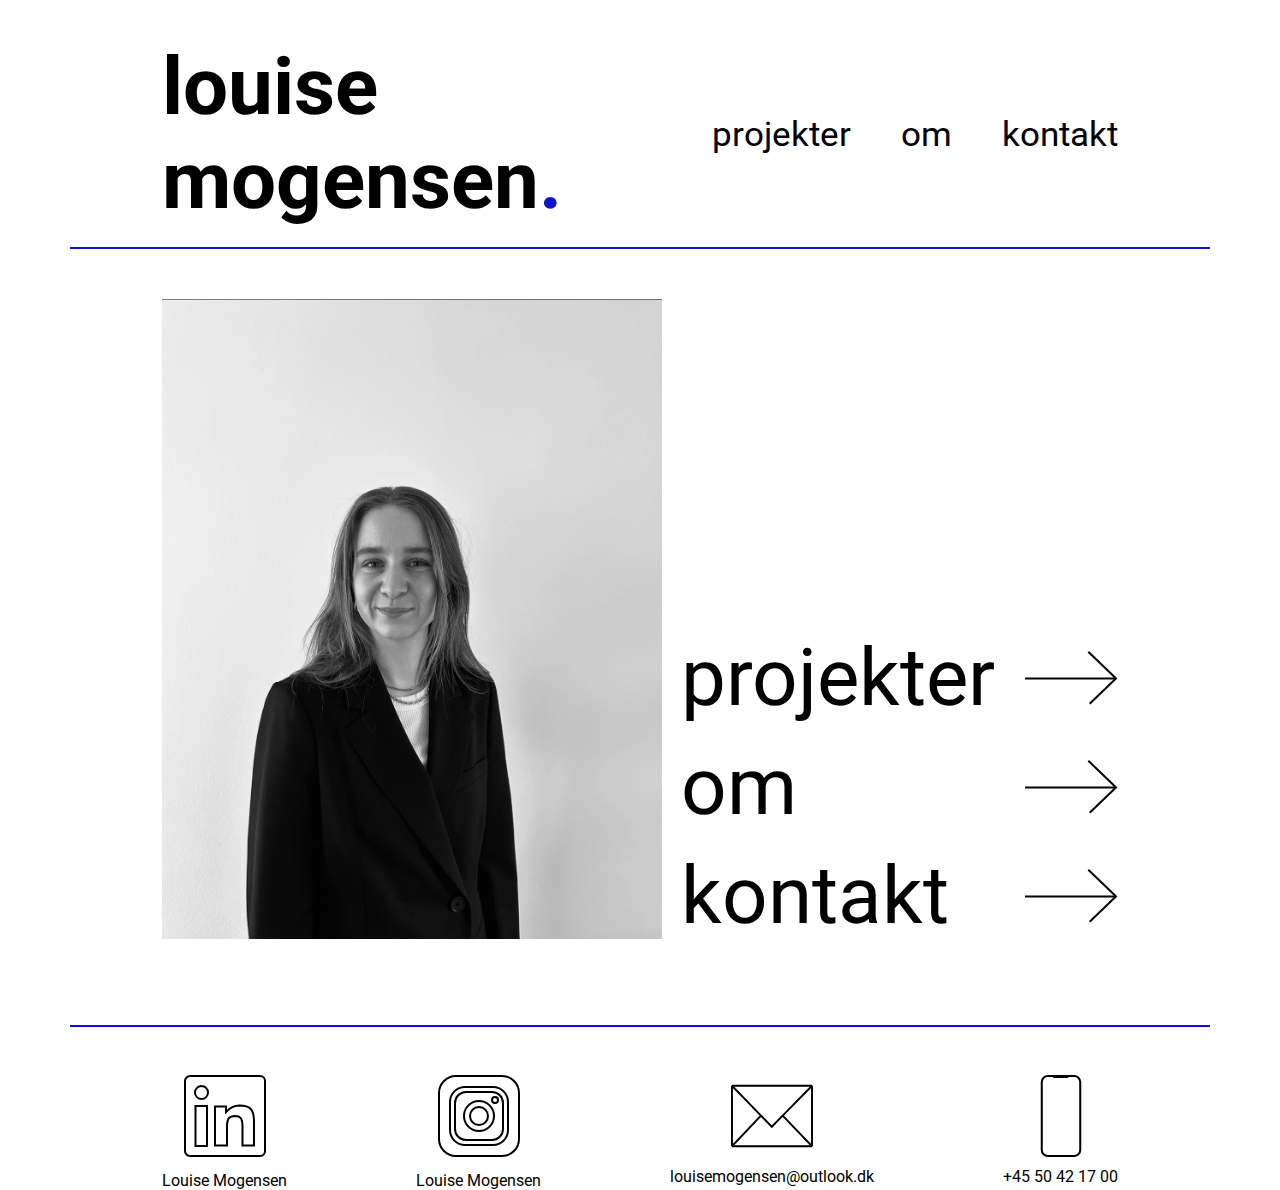
<file: index.html>
<!DOCTYPE html>
<html lang="en">
<head>
    <meta charset="UTF-8">
    <meta name="viewport" content="width=device-width, initial-scale=1.0">
    <title>Document</title>
    <link rel="stylesheet" href="css/styles.css"> <!-- Linkter til den samlede CSS -->
    <link rel="icon" href="images/ikon.webp" type="image/x-icon"/> <!-- Lille ikon i tab -->
    <script src="js/script.js" defer></script> <!-- Defer bruges til at sikre, at HTML-dokumentet er loaded inden JavaScript køres-->
</head>
<body>

    <header>

        <section class="menulinje">

            <article class="logo">
                <a href="index.html">
                    <h1>louise mogensen<span class="punktum">.</span></h1>
                </a>

            </article>

            <article class="navigationslinje">
                <a href="projekter.html">projekter</a>
                <a href="om.html">om</a>
                <a href="kontakt.html">kontakt</a>
            </article>

            <img class="burgermenu" src="images/burgermenu.svg" alt="Burgermenu" style="width: 30px;">
    
            <aside class="menuIndhold" id="navigationsmenu">
                <div id="lukBurgermenu"><img src="images/krydsIkon.svg" alt="Luk burgermenu" style="width: 30px;"></div>
                <nav>
                    <aside class="burgermenuIndhold">
                        <a href="index.html">forside</a>
                        <a href="index.html"><img src="images/pil.svg" alt="Pil til forside"></a>
                    </aside>

                    <aside class="burgermenuIndhold">
                        <a href="projekter.html">projekter</a>
                        <a href="projekter.html"><img src="images/pil.svg" alt="Pil til projekter"></a>
                    </aside>

                    <aside class="burgermenuIndhold">
                        <a href="om.html">om</a>
                        <a href="om.html"><img src="images/pil.svg" alt="Pil til om"></a>
                    </aside>

                    <aside class="burgermenuIndhold">
                        <a href="kontakt.html">kontakt</a>
                        <a href="kontakt.html"><img src="images/pil.svg" alt="Pil til kontakt"></a>
                    </aside>

                </nav>
            </aside>

        </section>

        <hr class="horisontal-linje"> <!-- Linjen, der opdeler header og main-indhold -->

    </header>

    <main>
        <article id="forsideIndhold">

            <a href="kontakt.html"><img id="forsidebillede" src="images/forsidebillede.webp" alt="Billede af mig, Louise Mogensen - multimediedesign-studerende"></a>

            <section id="forsideNavigation">
                <aside class="forsidelinkOgPil">
                    <a href="projekter.html">projekter</a>
                    <a href="projekter.html"><img src="images/pil.svg" alt="Pil til projektersiden"></a>
                </aside>

                <aside class="forsidelinkOgPil">
                    <a href="om.html">om</a>
                    <a href="om.html"><img src="images/pil.svg" alt="Pil til omsiden"></a>
                </aside>

                <aside class="forsidelinkOgPil">
                    <a href="kontakt.html">kontakt</a>
                    <a href="kontakt.html"><img src="images/pil.svg" alt="Pil til kontaktsiden"></a>
                </aside>
                
            </section>

        </article>
        
    </main>

    <footer>

        <hr class="horisontal-linje-footer">

        <section class="footer">

            <aside class="footerIkonOgTekst">
                <a href="https://www.linkedin.com/in/louise-mogensen-a4139324a/"><img src="images/linkedinIkon.svg" alt="LinkedIn-ikon - direkte til Louise Mogensen"></a>
                <a href="https://www.linkedin.com/in/louise-mogensen-a4139324a/">Louise Mogensen</a>
            </aside>
    
            <aside class="footerIkonOgTekst">
                <a href="https://www.instagram.com/louisemogensenn/"><img src="images/instagramIkon.svg" alt="instagram-ikon - direkte til Louise Mogensen"></a>
                    <a href="https://www.instagram.com/louisemogensenn/">Louise Mogensen</a>
            </aside>
    
            <aside class="footerIkonOgTekst">
                <img src="images/mailIkon.svg" alt="Mail-ikon - kontakt mig på louisemogensen@outlook.dk">
                <p class="mailFooterTekst">louisemogensen@outlook.dk</p>
            </aside>
    
            <aside class="footerIkonOgTekst">
                <img src="images/telefonIkon.svg" alt="telefon-ikon - kontakt mig på +45 50 42 17 00">
                <p>+45 50 42 17 00</p>
            </aside>

        </section>
        

    </footer>
    
</body>
</html>
</file>
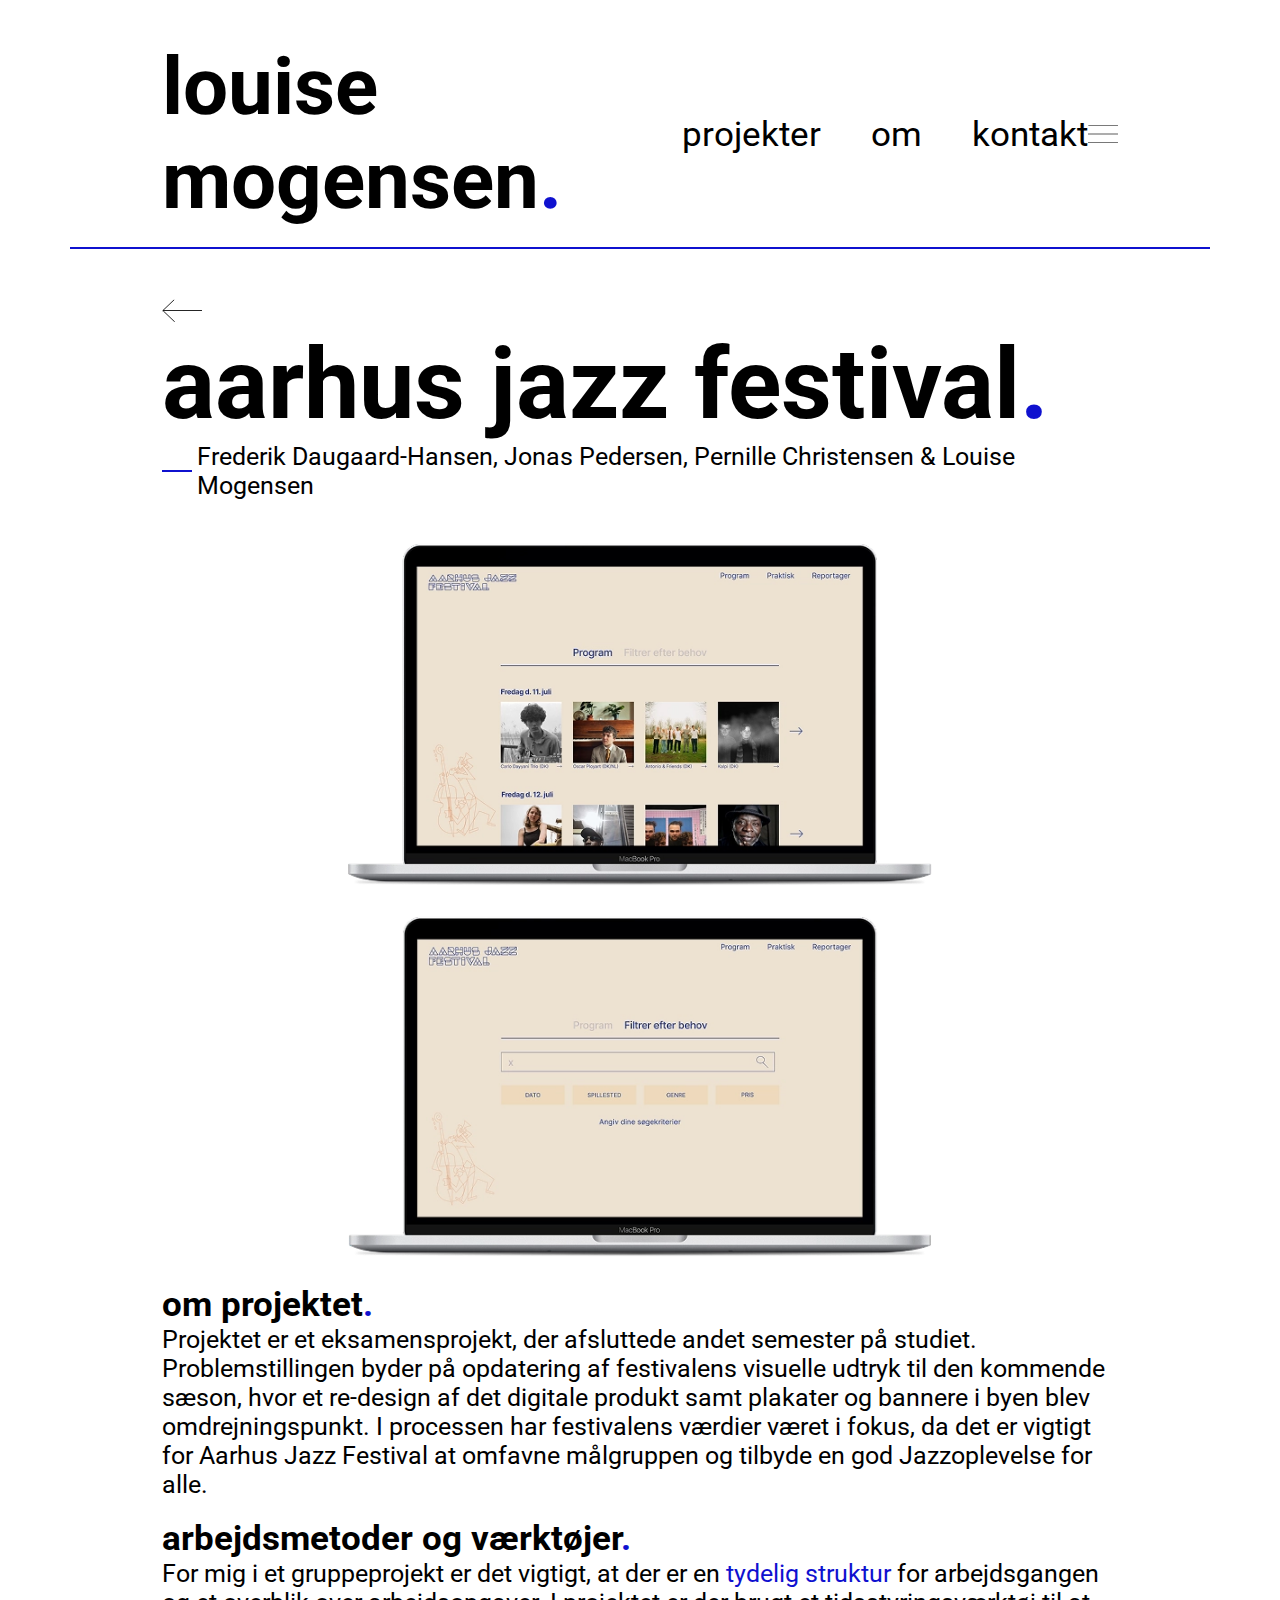
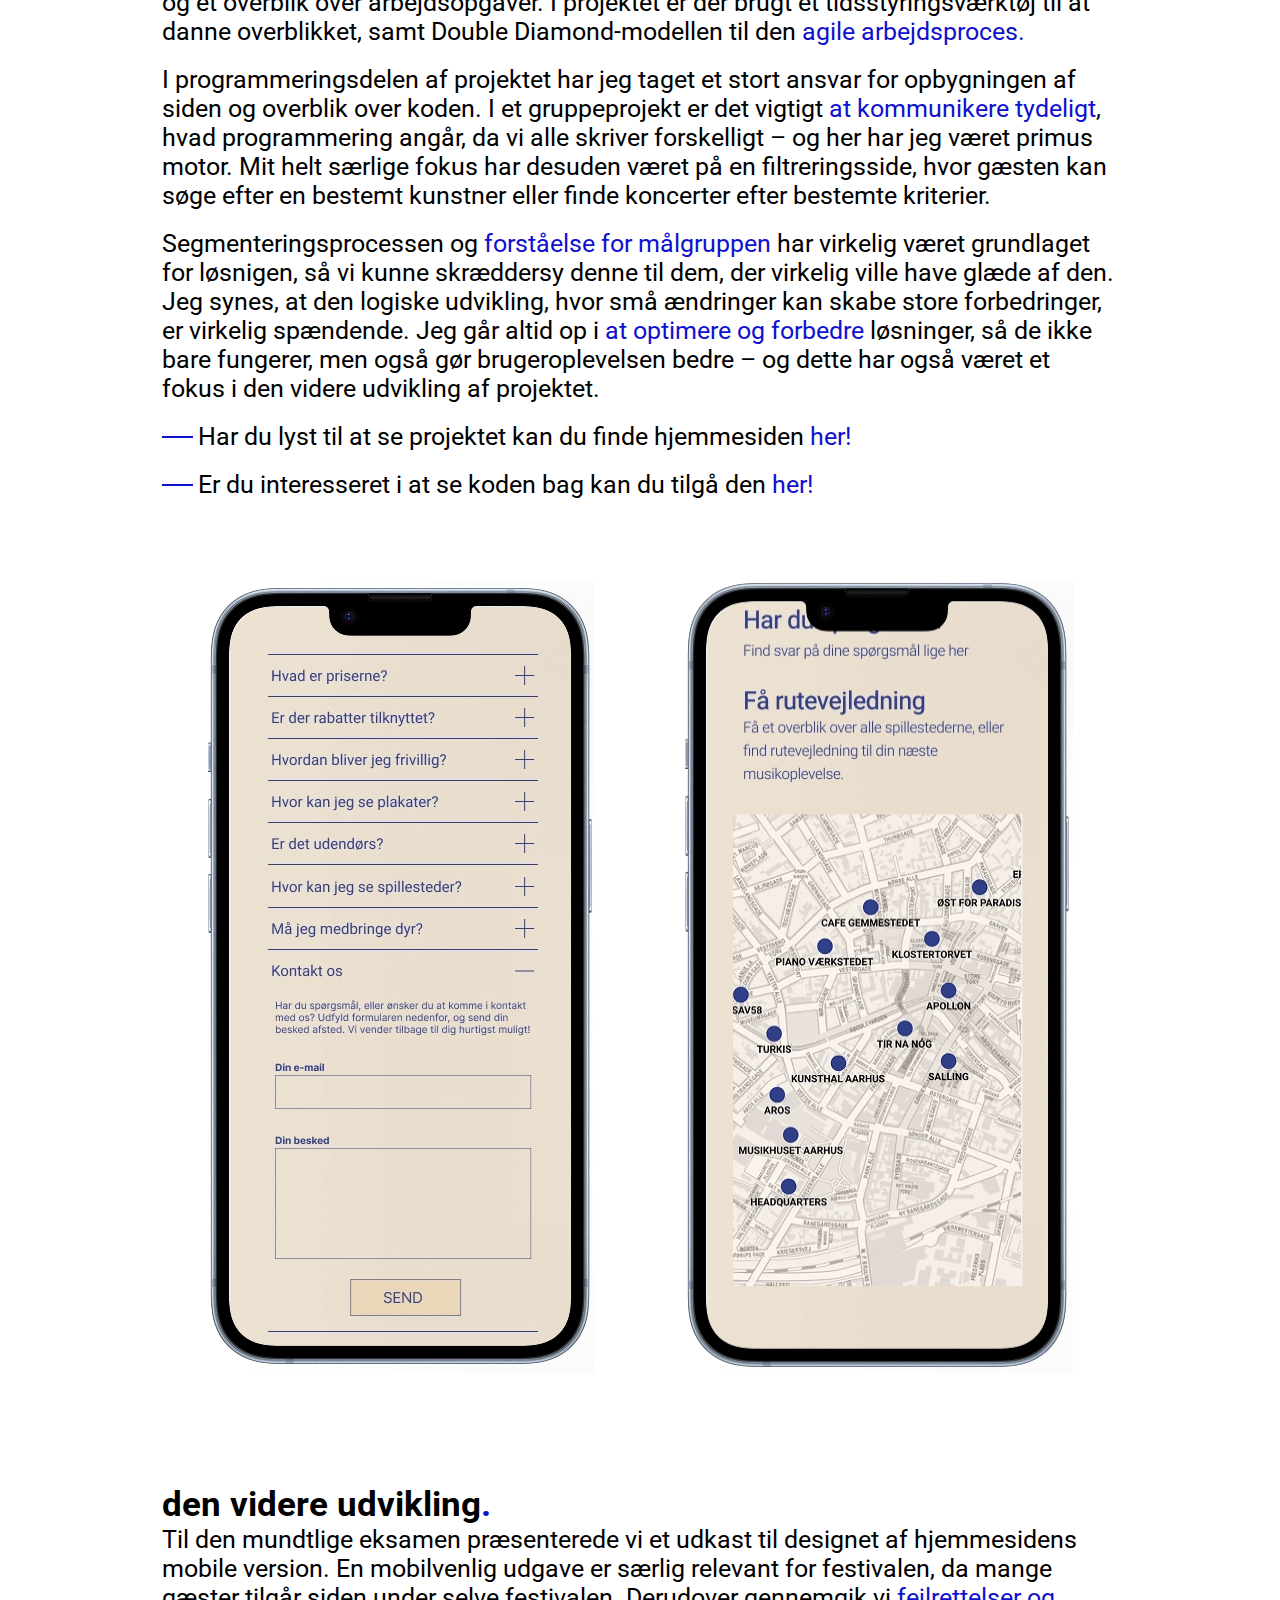
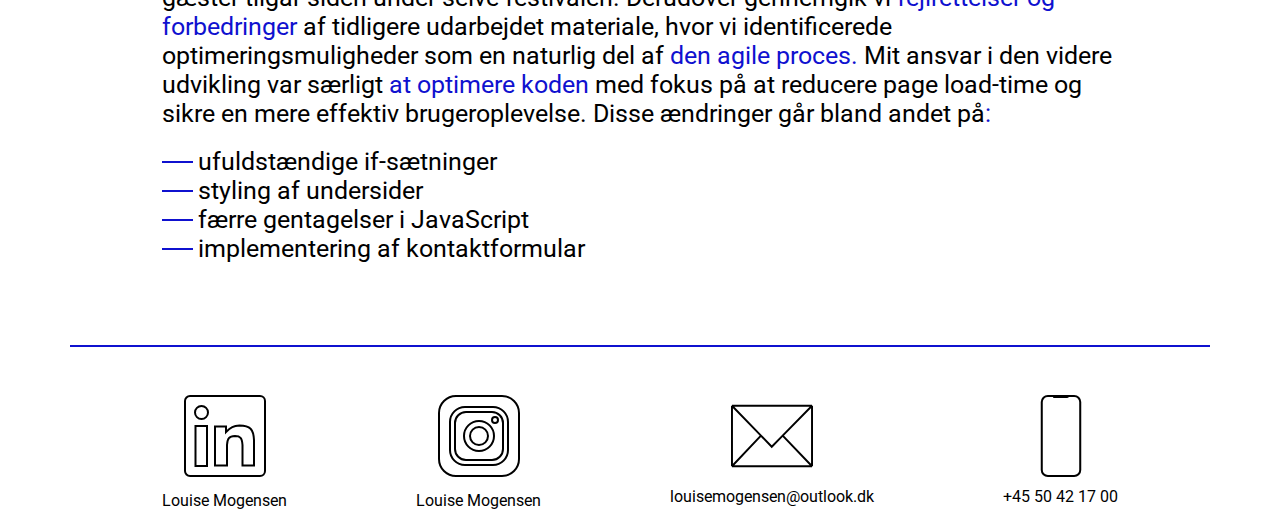
<file: aajf.html>
<!DOCTYPE html>
<html lang="en">
<head>
    <meta charset="UTF-8">
    <meta name="viewport" content="width=device-width, initial-scale=1.0">
    <title>Document</title>
    <link rel="stylesheet" href="css/styles.css"> <!-- Linkter til den samlede CSS -->
    <link rel="icon" href="images/ikon.webp" type="image/x-icon"/> <!-- Lille ikon i tab -->
    <script src="script.js" defer></script> <!-- Defer bruges til at sikre, at HTML-dokumentet er loaded inden JavaScript køres-->
</head>
<body>

    <header>
        
        <section class="menulinje">

            <article class="logo">
                <a href="index.html">
                    <h1>louise mogensen<span class="punktum">.</span></h1>
                </a>

            </article>

            <article class="navigationslinje">
                <a href="projekter.html">projekter</a>
                <a href="om.html">om</a>
                <a href="kontakt.html">kontakt</a>
            </article>

            <img id="burgermenu" src="images/burgermenu.svg" alt="Burgermenu" style="width: 30px;">
    
    <aside class="menuIndhold" id="navigationsmenu">
        <div id="lukBurgermenu"><img src="images/krydsIkon.svg" alt="Luk burgermenu" style="width: 30px;"></div>
        <nav>
            <aside class="burgermenuIndhold">
                <a href="index.html">forside</a>
                <a href="index.html"><img src="images/pil.svg" alt="Pil til forside"></a>
            </aside>

            <aside class="burgermenuIndhold">
                <a href="projekter.html">projekter</a>
                <a href="projekter.html"><img src="images/pil.svg" alt="Pil til projekter"></a>
            </aside>

            <aside class="burgermenuIndhold">
                <a href="om.html">om</a>
                <a href="om.html"><img src="images/pil.svg" alt="Pil til om"></a>
            </aside>

            <aside class="burgermenuIndhold">
                <a href="kontakt.html">kontakt</a>
                <a href="kontakt.html"><img src="images/pil.svg" alt="Pil til kontakt"></a>
            </aside>

        </nav>
    </aside>

        </section>

        <hr class="horisontal-linje"> <!-- Linjen, der opdeler header og main-indhold -->

    </header>

    <main>
        
        <a href="projekter.html"><img class="pilTilbage" src="images/pil.svg" alt="Pil tilbage til projekter" style="rotate: 180deg; width: 40px;"></a>

        <h1 class="overskriftPaaSide">aarhus jazz festival<span class="punktum">.</span></h1>

        <aside class="listeelement">
            <hr class="bindestreg">
            <p>Frederik Daugaard-Hansen, Jonas Pedersen, Pernille Christensen & Louise Mogensen</p>
        </aside>

        <section class="projektbilleder">
            <img src="images/aarhusJazzFestivalBilledeEt.webp" alt="Billede af projektet, Aarhus Jazz Festival">
            <img src="images/aarhusJazzFestivalBilledeTo.webp" alt="Billede af projektet, Aarhus Jazz Festival">
        </section>

        <article class="overskriftOgTekstProjekt">
            <h3>om projektet<span class="punktum">.</span></h3>
            <p>Projektet er et eksamensprojekt, der afsluttede andet semester på studiet. Problemstillingen byder på opdatering af festivalens visuelle udtryk til den kommende sæson, hvor et re-design af det digitale produkt samt plakater og bannere i byen blev omdrejningspunkt. I processen har festivalens værdier været i fokus, da det er vigtigt for Aarhus Jazz Festival at omfavne målgruppen og tilbyde en god Jazzoplevelse for alle. </p>
        </article>

        <br>

        <article class="overskriftOgTekstProjekt">
            <h3>arbejdsmetoder og værktøjer<span class="punktum">.</span></h3>
            <p>For mig i et gruppeprojekt er det vigtigt, at der er en <span class="punktum">tydelig struktur</span> for arbejdsgangen og et overblik over arbejdsopgaver. I projektet er der brugt et tidsstyringsværktøj til at danne overblikket, samt Double Diamond-modellen til den <span class="punktum">agile arbejdsproces.</span> </p>
            <br>
            <p>I programmeringsdelen af projektet har jeg taget et stort ansvar for opbygningen af siden og overblik over koden. I et gruppeprojekt er det vigtigt <span class="punktum">at kommunikere tydeligt</span>, hvad programmering angår, da vi alle skriver forskelligt – og her har jeg været primus motor. Mit helt særlige fokus har desuden været på en filtreringsside, hvor gæsten kan søge efter en bestemt kunstner eller finde koncerter efter bestemte kriterier. </p>

            <br>

            <p>Segmenteringsprocessen og <span class="punktum">forståelse for målgruppen</span> har virkelig været grundlaget for løsnigen, så vi kunne skræddersy denne til dem, der virkelig ville have glæde af den. Jeg synes, at den logiske udvikling, hvor små ændringer kan skabe store forbedringer, er virkelig spændende. Jeg går altid op i <span class="punktum">at optimere og forbedre</span> løsninger, så de ikke bare fungerer, men også gør brugeroplevelsen bedre – og dette har også været et fokus i den videre udvikling af projektet.</p>

            <br>

            <aside class="listeelement">
                <hr class="bindestreg">
                <p>Har du lyst til at se projektet kan du finde hjemmesiden <a class="linkTilEkstern" href="https://aarhusjazzfestival.louisemogensen.dk/">her!</a></p>
            </aside>
            
            <br>
            
            <aside class="listeelement">
                <hr class="bindestreg">
                <p>Er du interesseret i at se koden bag kan du tilgå den <a class="linkTilEkstern" href="https://github.com/louisemogensenn/aarhusjazzfestival">her!</a></p>
            </aside>
                
        </article>

        <section class="projektbillederIphone">
            <img src="images/iphoneEt.webp" alt="Billede af projektet, Aarhus Jazz Festival">
            <img src="images/iphoneTo.webp" alt="Billede af projektet, Aarhus Jazz Festival">
        </section>

        <article class="overskriftOgTekstProjekt">
            <h3>den videre udvikling<span class="punktum">.</span></h3>
            <p>Til den mundtlige eksamen præsenterede vi et udkast til designet af hjemmesidens mobile version. En mobilvenlig udgave er særlig relevant for festivalen, da mange gæster tilgår siden under selve festivalen. Derudover gennemgik vi <span class="punktum">fejlrettelser og forbedringer</span> af tidligere udarbejdet materiale, hvor vi identificerede optimeringsmuligheder som en naturlig del af <span class="punktum">den agile proces.</span> Mit ansvar i den videre udvikling var særligt <span class="punktum">at optimere koden</span> med fokus på at reducere page load-time og sikre en mere effektiv brugeroplevelse. Disse ændringer går bland andet på<span class="punktum">:</span></p>
            <br>
            <aside class="listeelement">
                <hr class="bindestreg">
                <p>ufuldstændige if-sætninger</p>
            </aside>
            <aside class="listeelement">
                <hr class="bindestreg">
                <p>styling af undersider</p>
            </aside>
            <aside class="listeelement">
                <hr class="bindestreg">
                <p>færre gentagelser i JavaScript</p>
            </aside>
            <aside class="listeelement">
                <hr class="bindestreg">
                <p>implementering af kontaktformular</p>
            </aside>
        </article>
        
    </main>

    <footer>

        <hr class="horisontal-linje-footer">

        <section class="footer">

            <aside class="footerIkonOgTekst">
                <a href="https://www.linkedin.com/in/louise-mogensen-a4139324a/"><img src="images/linkedinIkon.svg" alt="LinkedIn-ikon - direkte til Louise Mogensen"></a>
                <a href="https://www.linkedin.com/in/louise-mogensen-a4139324a/">Louise Mogensen</a>
            </aside>
    
            <aside class="footerIkonOgTekst">
                <a href="https://www.instagram.com/louisemogensenn/"><img src="images/instagramIkon.svg" alt="instagram-ikon - direkte til Louise Mogensen"></a>
                <a href="https://www.instagram.com/louisemogensenn/">Louise Mogensen</a>
            </aside>
    
            <aside class="footerIkonOgTekst">
                <img src="images/mailIkon.svg" alt="Mail-ikon - kontakt mig på louisemogensen@outlook.dk">
                <p class="mailFooterTekst">louisemogensen@outlook.dk</p>
            </aside>
    
            <aside class="footerIkonOgTekst">
                <img src="images/telefonIkon.svg" alt="telefon-ikon - kontakt mig på +45 50 42 17 00">
                <p>+45 50 42 17 00</p>
            </aside>

        </section>
        

    </footer>
    
    
</body>
</html>
</file>
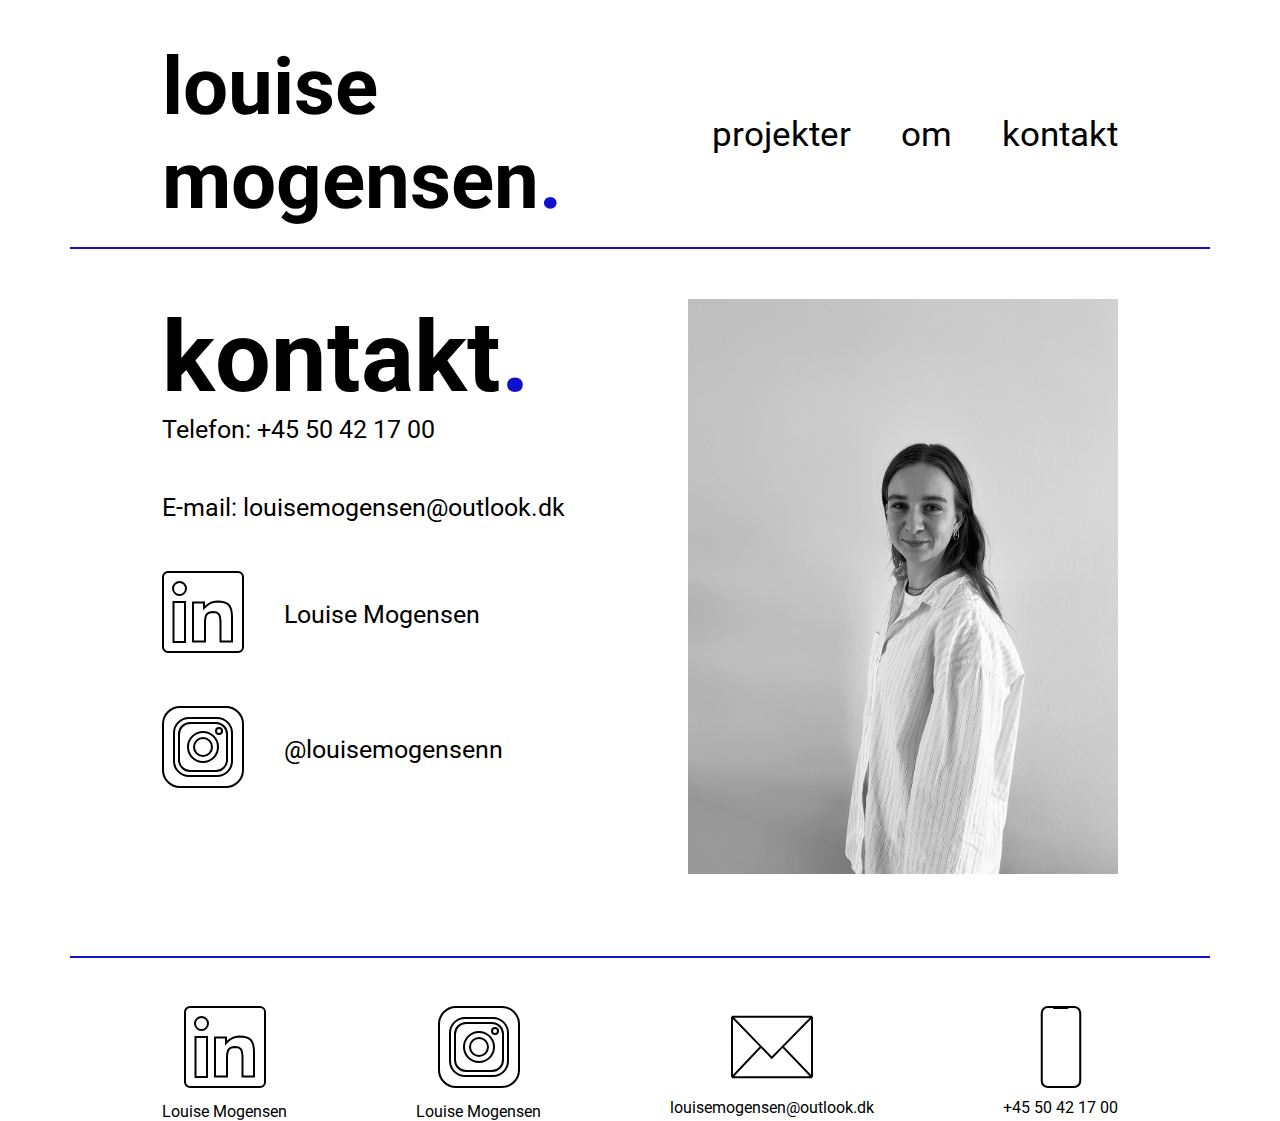
<file: kontakt.html>
<!DOCTYPE html>
<html lang="en">
<head>
    <meta charset="UTF-8">
    <meta name="viewport" content="width=device-width, initial-scale=1.0">
    <title>Document</title>
    <link rel="stylesheet" href="css/styles.css"> <!-- Linkter til den samlede CSS -->
    <link rel="icon" href="images/ikon.webp" type="image/x-icon"/> <!-- Lille ikon i tab -->
    <script src="script.js" defer></script> <!-- Defer bruges til at sikre, at HTML-dokumentet er loaded inden JavaScript køres-->
</head>
<body>

    <header>

        <section class="menulinje">

            <article class="logo">
                <a href="index.html">
                    <h1>louise mogensen<span class="punktum">.</span></h1>
                </a>

            </article>

            <article class="navigationslinje">
                <a href="projekter.html">projekter</a>
                <a href="om.html">om</a>
                <a href="kontakt.html">kontakt</a>
            </article>

            <img class="burgermenu" src="images/burgermenu.svg" alt="Burgermenu" style="width: 30px;">
    
            <aside class="menuIndhold navigationsmenu">
                <div class="lukBurgermenu"><img src="images/krydsIkon.svg" alt="Luk burgermenu" style="width: 30px;"></div>
                <nav>
                    <aside class="burgermenuIndhold">
                        <a href="index.html">forside</a>
                        <a href="index.html"><img src="images/pil.svg" alt="Pil til forside"></a>
                    </aside>

                    <aside class="burgermenuIndhold">
                        <a href="projekter.html">projekter</a>
                        <a href="projekter.html"><img src="images/pil.svg" alt="Pil til projekter"></a>
                    </aside>

                    <aside class="burgermenuIndhold">
                        <a href="om.html">om</a>
                        <a href="om.html"><img src="images/pil.svg" alt="Pil til om"></a>
                    </aside>

                    <aside class="burgermenuIndhold">
                        <a href="kontakt.html">kontakt</a>
                        <a href="kontakt.html"><img src="images/pil.svg" alt="Pil til kontakt"></a>
                    </aside>

                </nav>
            </aside>

        </section>

        <hr class="horisontal-linje"> <!-- Linjen, der opdeler header og main-indhold -->

        <aside id="loading-animation">
            <img src="images/loading-animation.gif" alt="Loadinganimation">
        </aside>

    </header>

    <main>
        <article id="kontaktIndhold">
            <aside>
                <h1 class="overskriftPaaSide">kontakt <span class="punktum">.</span></h1>

                <p>Telefon: +45 50 42 17 00</p>
                <p>E-mail: louisemogensen@outlook.dk</p>

                <article class="ikonOgTekst">
                    <a href="https://www.linkedin.com/in/louise-mogensen-a4139324a/"><img src="images/linkedinIkon.svg" alt="LinkedIn-link til Louise Mogensen"></a>
                    <a href="https://www.linkedin.com/in/louise-mogensen-a4139324a/"><p>Louise Mogensen</p></a>
                </article>
    
                <article class="ikonOgTekst">
                    <a href="https://www.instagram.com/louisemogensenn/"><img src="images/instagramIkon.svg" alt="Instagram-link til @louismogensenn"></a>
                    <a href="https://www.instagram.com/louisemogensenn/"><p>@louisemogensenn</p></a>
                </article>
            </aside>

            <img id="kontaktbillede" src="images/kontaktbillede.webp" alt="Et billede af mig, der er glad">
        </article>
        
    </main>

    <footer>

        <hr class="horisontal-linje-footer">

        <section class="footer">

            <aside class="footerIkonOgTekst">
                <a href="https://www.linkedin.com/in/louise-mogensen-a4139324a/"><img src="images/linkedinIkon.svg" alt="LinkedIn-ikon - direkte til Louise Mogensen"></a>
                <a href="https://www.linkedin.com/in/louise-mogensen-a4139324a/">Louise Mogensen</a>
            </aside>
    
            <aside class="footerIkonOgTekst">
                <a href="https://www.instagram.com/louisemogensenn/"><img src="images/instagramIkon.svg" alt="instagram-ikon - direkte til Louise Mogensen"></a>
                <a href="https://www.instagram.com/louisemogensenn/">Louise Mogensen</a>
            </aside>
    
            <aside class="footerIkonOgTekst">
                <img src="images/mailIkon.svg" alt="Mail-ikon - kontakt mig på louisemogensen@outlook.dk">
                <p class="mailFooterTekst">louisemogensen@outlook.dk</p>
            </aside>
    
            <aside class="footerIkonOgTekst">
                <img src="images/telefonIkon.svg" alt="telefon-ikon - kontakt mig på +45 50 42 17 00">
                <p>+45 50 42 17 00</p>
            </aside>

        </section>
        

    </footer>
    
    
</body>
</html>
</file>
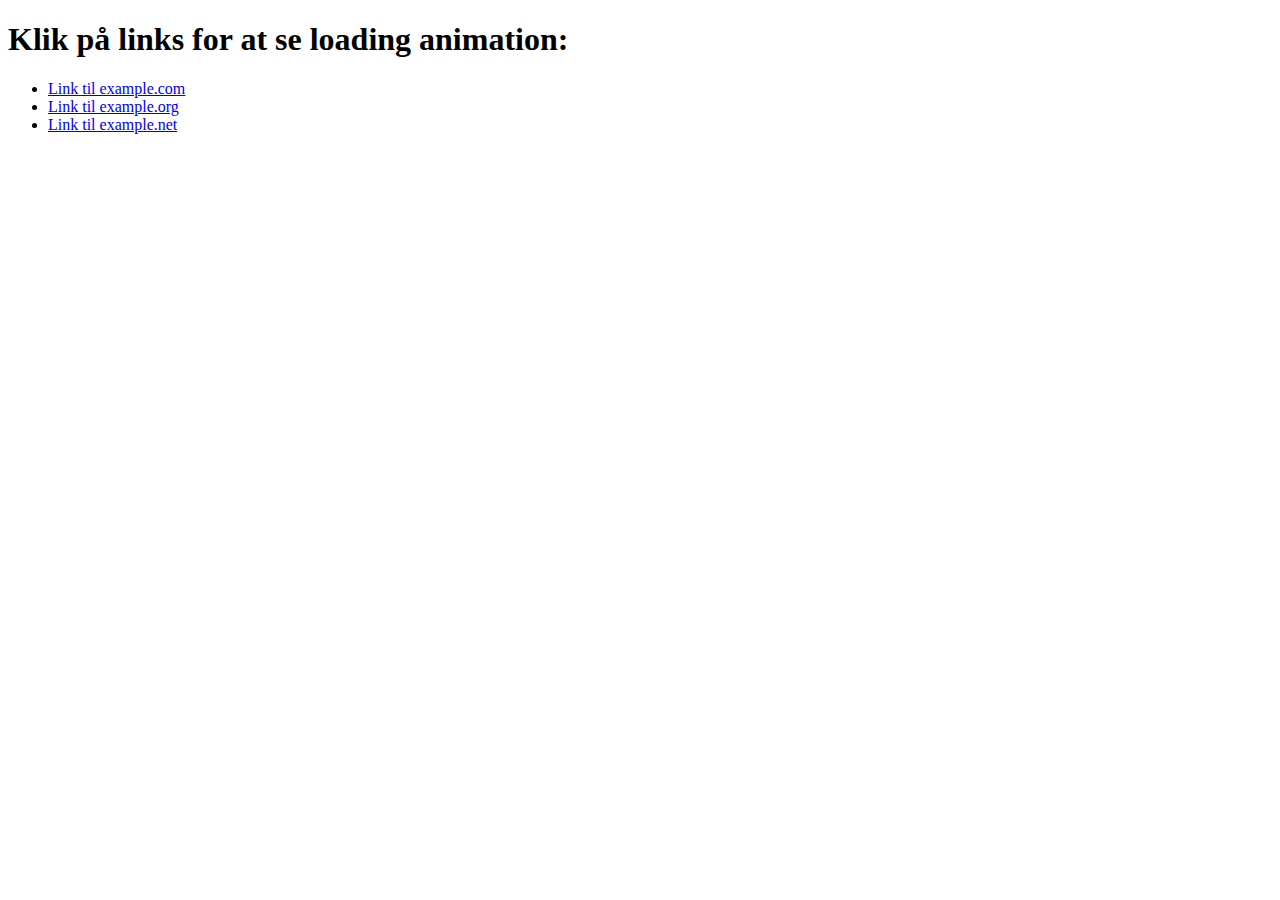
<file: loading.html>
<!DOCTYPE html>
<html lang="da">
<head>
    <meta charset="UTF-8">
    <title>Loading Animation Demo</title>
    <style>
        /* Styling til loading overlay */
        #loading-animation {
            display: none;
            position: fixed;
            top: 0;
            left: 0;
            width: 100%;
            height: 100%;
            background-color: rgba(255, 255, 255, 0.8);
            z-index: 9999;
            justify-content: center;
            align-items: center;
        }

    </style>
</head>
<body>
    <!-- Loading overlay -->
    <aside id="loading-animation">
        <img src="images/loading-animation.gif" alt="Loadinganimation">
    </aside>

    <!-- Eksempel på links -->
    <h1>Klik på links for at se loading animation:</h1>
    <ul>
        <li><a href="https://example.com">Link til example.com</a></li>
        <li><a href="https://example.org">Link til example.org</a></li>
        <li><a href="https://example.net">Link til example.net</a></li>
    </ul>

    <script>
        const loadingAnimation = document.getElementById('loading-animation');
        
        document.querySelectorAll('a').forEach(link => {
            link.addEventListener('click', function(event) {
                // Vis loading animation
                loadingAnimation.style.display = 'flex';
            });
        });
        
        // For at sikre at loading forsvinder hvis noget går galt
        window.addEventListener('load', function() {
            loadingAnimation.style.display = 'none';
        });
    </script>
</body>
</html>
</file>
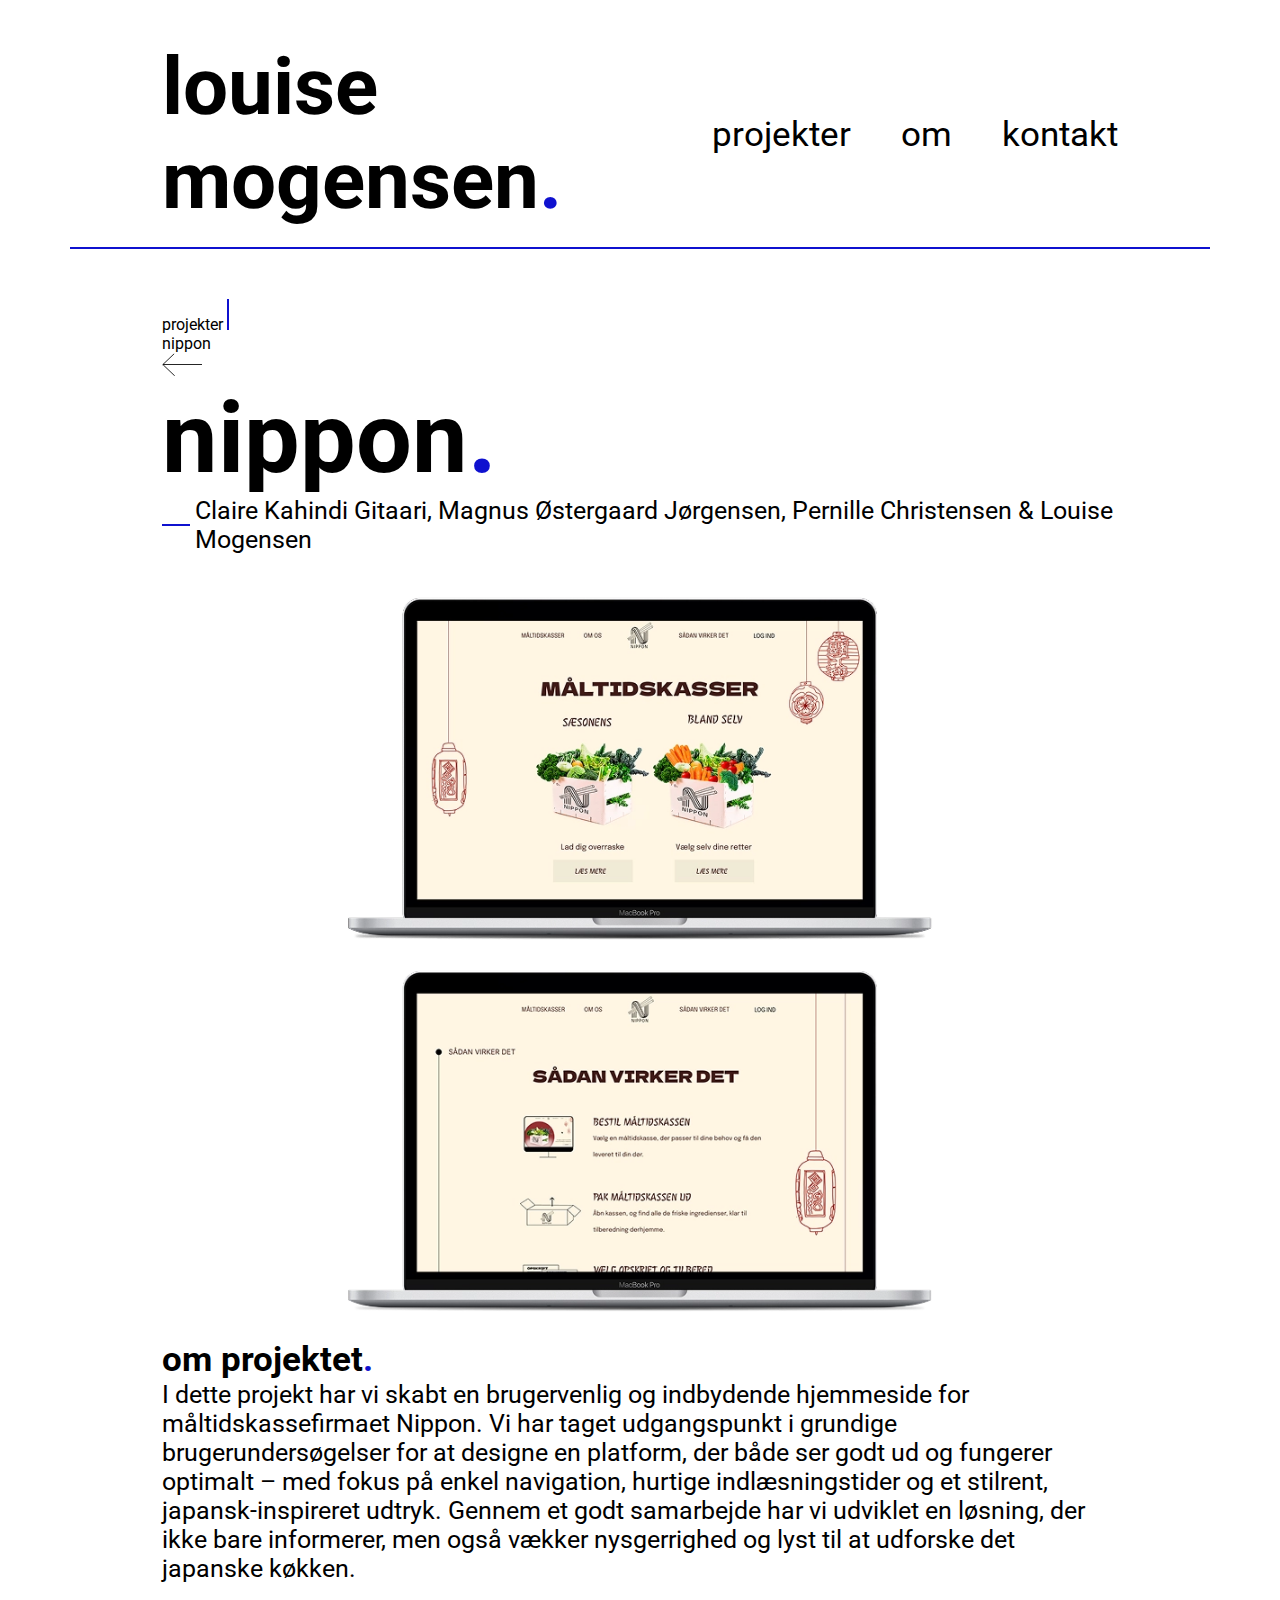
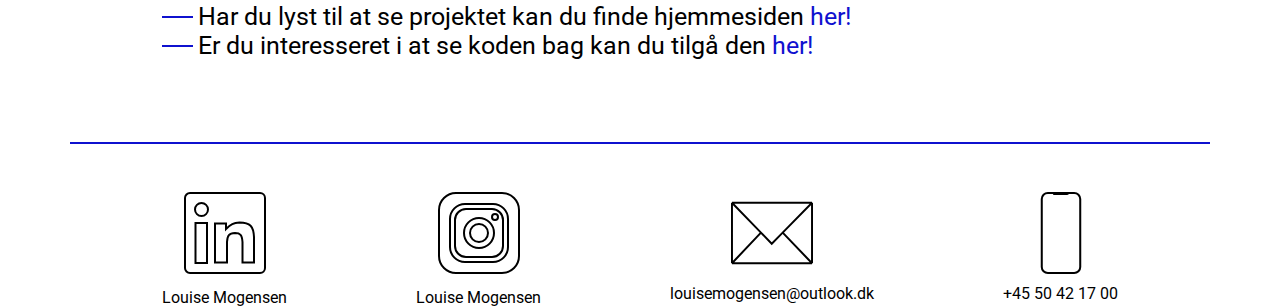
<file: nippon.html>
<!DOCTYPE html>
<html lang="en">
<head>
    <meta charset="UTF-8">
    <meta name="viewport" content="width=device-width, initial-scale=1.0">
    <title>nippon</title>
    <link rel="stylesheet" href="css/styles.css"> <!-- Linkter til den samlede CSS -->
    <link rel="icon" href="images/ikon.webp" type="image/x-icon"/> <!-- Lille ikon i tab -->
    <script src="script.js" defer></script> <!-- Defer bruges til at sikre, at HTML-dokumentet er loaded inden JavaScript køres-->
</head>
<body>

    <header>

        <section class="menulinje">

            <article class="logo">
                <a href="index.html">
                    <h1>louise mogensen<span class="punktum">.</span></h1>
                </a>

            </article>

            <article class="navigationslinje">
                <a href="projekter.html">projekter</a>
                <a href="om.html">om</a>
                <a href="kontakt.html">kontakt</a>
            </article>

            <img class="burgermenu" src="images/burgermenu.svg" alt="Burgermenu" style="width: 30px;">
    
            <aside class="menuIndhold navigationsmenu">
                <div class="lukBurgermenu"><img src="images/krydsIkon.svg" alt="Luk burgermenu" style="width: 30px;"></div>
                <nav>
                    <aside class="burgermenuIndhold">
                        <a href="index.html">forside</a>
                        <a href="index.html"><img src="images/pil.svg" alt="Pil til forside"></a>
                    </aside>

                    <aside class="burgermenuIndhold">
                        <a href="projekter.html">projekter</a>
                        <a href="projekter.html"><img src="images/pil.svg" alt="Pil til projekter"></a>
                    </aside>

                    <aside class="burgermenuIndhold">
                        <a href="om.html">om</a>
                        <a href="om.html"><img src="images/pil.svg" alt="Pil til om"></a>
                    </aside>

                    <aside class="burgermenuIndhold">
                        <a href="kontakt.html">kontakt</a>
                        <a href="kontakt.html"><img src="images/pil.svg" alt="Pil til kontakt"></a>
                    </aside>

                </nav>
            </aside>

        </section>

        <hr class="horisontal-linje"> <!-- Linjen, der opdeler header og main-indhold -->

        <aside id="loading-animation">
            <img src="images/loading-animation.gif" alt="Loadinganimation">
        </aside>

    </header>

    <main>

        <aside class="trace">
            <a href="projekter.html">projekter</a>
            <img src="images/tracelinje.svg" alt="Vertikal linje">
            <p class="trace-side">nippon</p>
        </aside>

        <a href="projekter.html"><img class="pilTilbage" src="images/pil.svg" alt="Pil tilbage til projekter" style="rotate: 180deg; width: 40px;"></a>

        <h1 class="overskriftPaaSide">nippon<span class="punktum">.</span></h1>

        <aside class="listeelement" class="gruppenavne">
            <hr class="bindestreg">
            <p>Claire Kahindi Gitaari, Magnus Østergaard Jørgensen, Pernille Christensen & Louise Mogensen</p>
        </aside>

        <section class="projektbilleder">
            <img src="images/nipponEt.webp" alt="Billede af projektet, Aarhus Jazz Festival">
            <img src="images/nipponTo.webp" alt="Billede af projektet, Aarhus Jazz Festival">
        </section>

        <article class="overskriftOgTekstProjekt">
            <h3>om projektet<span class="punktum">.</span></h3>
            <p>I dette projekt har vi skabt en brugervenlig og indbydende hjemmeside for måltidskassefirmaet Nippon. Vi har taget udgangspunkt i grundige brugerundersøgelser for at designe en platform, der både ser godt ud og fungerer optimalt – med fokus på enkel navigation, hurtige indlæsningstider og et stilrent, japansk-inspireret udtryk. Gennem et godt samarbejde har vi udviklet en løsning, der ikke bare informerer, men også vækker nysgerrighed og lyst til at udforske det japanske køkken.</p>
        </article>

        <br>

        <aside class="listeelement">
            <hr class="bindestreg">
            <p>Har du lyst til at se projektet kan du finde hjemmesiden <a class="linkTilEkstern" href="https://nippon.louisemogensen.dk/">her!</a></p>
        </aside>

        <aside class="listeelement">
            <hr class="bindestreg">
            <p>Er du interesseret i at se koden bag kan du tilgå den <a class="linkTilEkstern" href="https://github.com/louisemogensenn/ux-ui-animationer">her!</a></p>
        </aside>
        
    </main>

    <footer>

        <hr class="horisontal-linje-footer">

        <section class="footer">

            <aside class="footerIkonOgTekst">
                <a href="https://www.linkedin.com/in/louise-mogensen-a4139324a/"><img src="images/linkedinIkon.svg" alt="LinkedIn-ikon - direkte til Louise Mogensen"></a>
                <a href="https://www.linkedin.com/in/louise-mogensen-a4139324a/">Louise Mogensen</a>
            </aside>
    
            <aside class="footerIkonOgTekst">
                <a href="https://www.instagram.com/louisemogensenn/"><img src="images/instagramIkon.svg" alt="instagram-ikon - direkte til Louise Mogensen"></a>
                <a href="https://www.instagram.com/louisemogensenn/">Louise Mogensen</a>
            </aside>
    
            <aside class="footerIkonOgTekst">
                <img src="images/mailIkon.svg" alt="Mail-ikon - kontakt mig på louisemogensen@outlook.dk">
                <p class="mailFooterTekst">louisemogensen@outlook.dk</p>
            </aside>
    
            <aside class="footerIkonOgTekst">
                <img src="images/telefonIkon.svg" alt="telefon-ikon - kontakt mig på +45 50 42 17 00">
                <p>+45 50 42 17 00</p>
            </aside>

        </section>
        

    </footer>
    
    
</body>
</html>
</file>
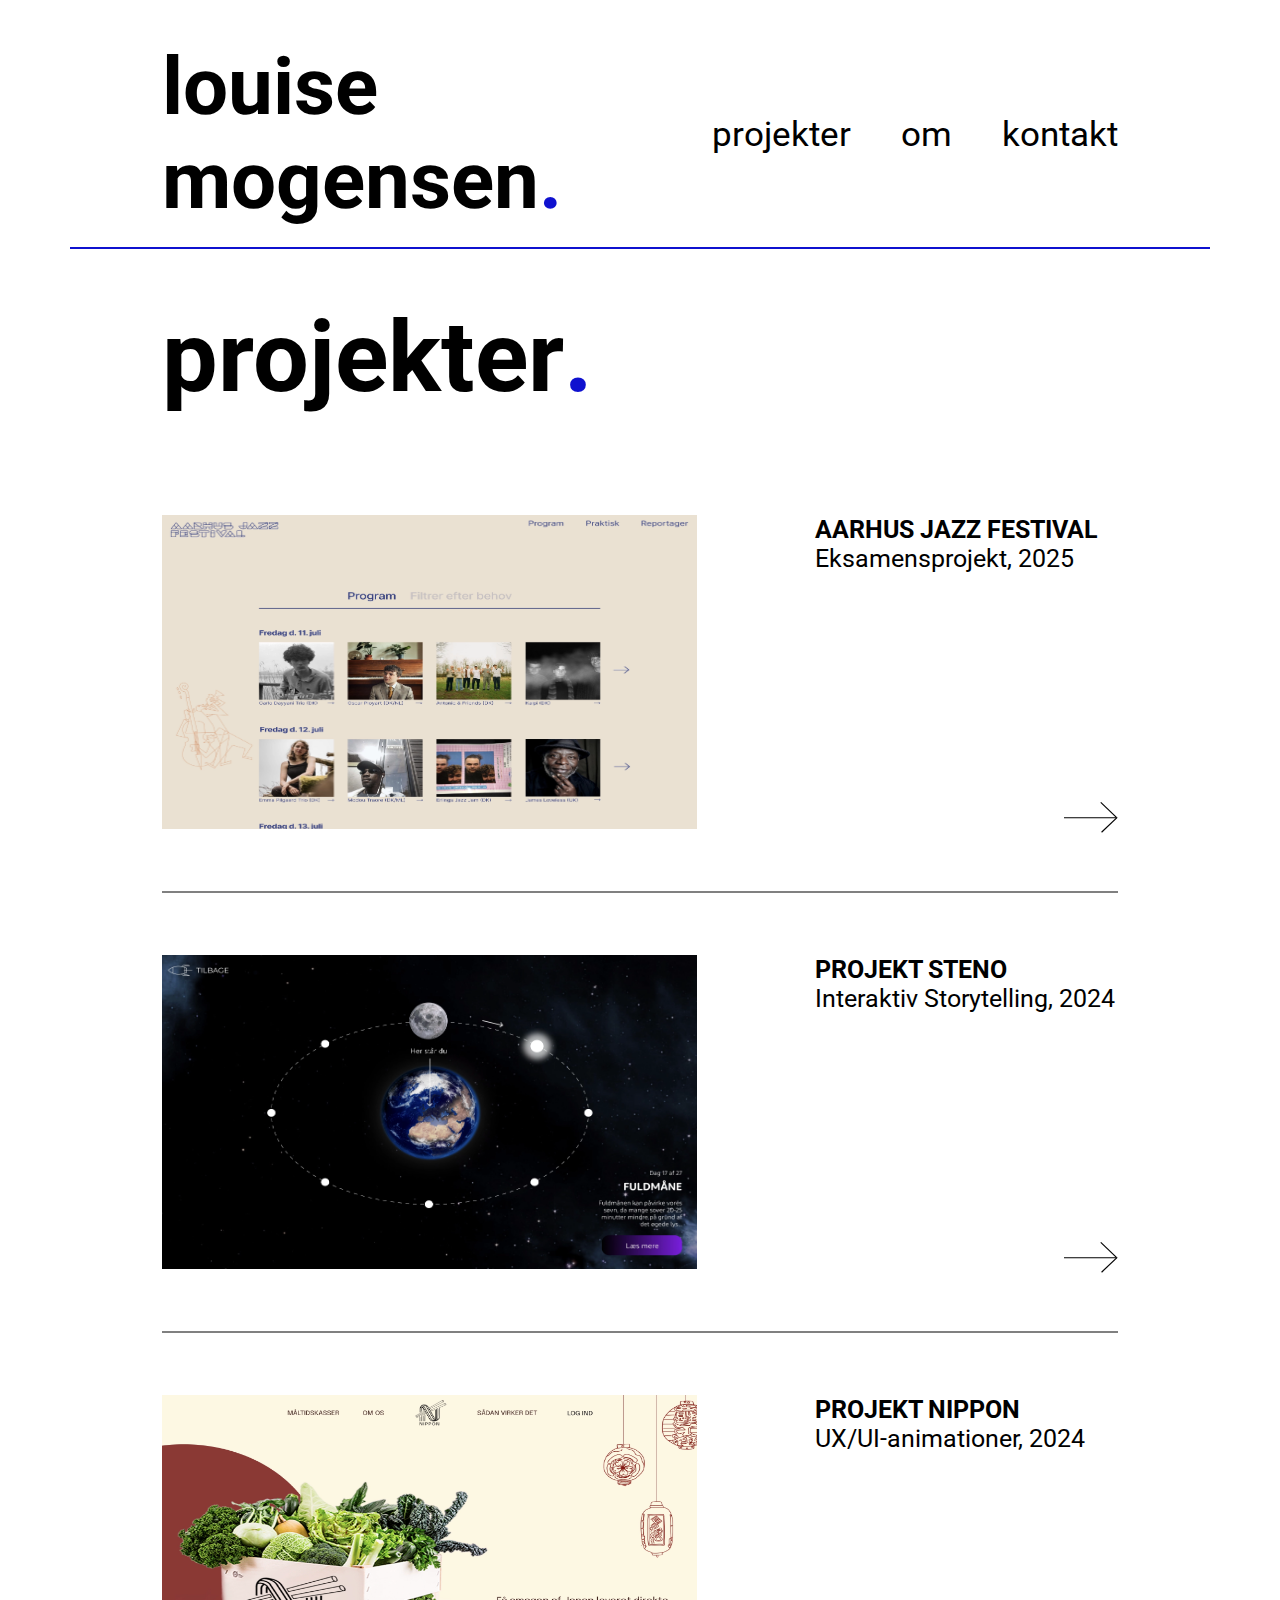
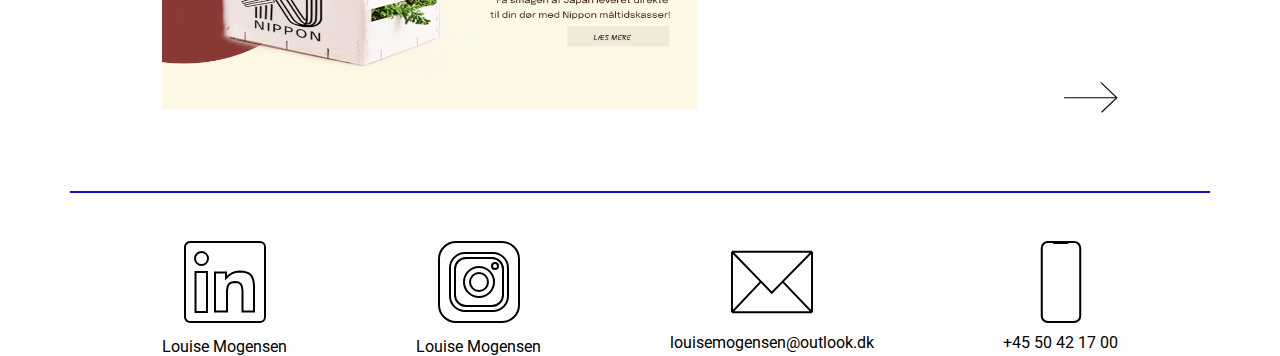
<file: projekter.html>
<!DOCTYPE html>
<html lang="en">
<head>
    <meta charset="UTF-8">
    <meta name="viewport" content="width=device-width, initial-scale=1.0">
    <title>Document</title>
    <link rel="stylesheet" href="css/styles.css"> <!-- Linkter til den samlede CSS -->
    <link rel="icon" href="images/ikon.webp" type="image/x-icon"/> <!-- Lille ikon i tab -->
    <script src="script.js" defer></script> <!-- Defer bruges til at sikre, at HTML-dokumentet er loaded inden JavaScript køres-->
</head>
<body>

    <header>

        <section class="menulinje">

            <article class="logo">
                <a href="index.html">
                    <h1>louise mogensen<span class="punktum">.</span></h1>
                </a>

            </article>

            <article class="navigationslinje">
                <a href="projekter.html">projekter</a>
                <a href="om.html">om</a>
                <a href="kontakt.html">kontakt</a>
            </article>

            <img class="burgermenu" src="images/burgermenu.svg" alt="Burgermenu" style="width: 30px;">
    
            <aside class="menuIndhold navigationsmenu">
                <div class="lukBurgermenu"><img src="images/krydsIkon.svg" alt="Luk burgermenu" style="width: 30px;"></div>
                <nav>
                    <aside class="burgermenuIndhold">
                        <a href="index.html">forside</a>
                        <a href="index.html"><img src="images/pil.svg" alt="Pil til forside"></a>
                    </aside>

                    <aside class="burgermenuIndhold">
                        <a href="projekter.html">projekter</a>
                        <a href="projekter.html"><img src="images/pil.svg" alt="Pil til projekter"></a>
                    </aside>

                    <aside class="burgermenuIndhold">
                        <a href="om.html">om</a>
                        <a href="om.html"><img src="images/pil.svg" alt="Pil til om"></a>
                    </aside>

                    <aside class="burgermenuIndhold">
                        <a href="kontakt.html">kontakt</a>
                        <a href="kontakt.html"><img src="images/pil.svg" alt="Pil til kontakt"></a>
                    </aside>

                </nav>
            </aside>

        </section>

        <hr class="horisontal-linje"> <!-- Linjen, der opdeler header og main-indhold -->

        <aside id="loading-animation">
            <img src="images/loading-animation.gif" alt="Loadinganimation">
        </aside>

    </header>

    <main>

        <section id="oversigtOverProjekter">
            <h1 class="overskriftPaaSide">projekter <span class="punktum">.</span></h1>

            <article>
                <article id="projektAarhusJazzFestival">
                    <a href="aajf.html">

                        <section class="indholdProjekter" id="topProjekt">

                            <img class="projektBillede" src="images/aarhusJazzFestival.webp" alt="Projekt Aarhus Jazz Festival">

                            <aside class="tekstProjekter">
                                <h3>AARHUS JAZZ FESTIVAL</h3>
                                <p>Eksamensprojekt, 2025</p>
                            </aside>
                            
                        </section>
                    </a>

                    <img class="pilProjekter" src="images/pil.svg" alt="Pil med funktion, der linker til Projekt Aarhus Jazz Festival">

                </article>

                <hr class="linjeMellemProjekter"> <!-- Linje, der bruges til at opdele projekter -->

                <article id="projektSteno">
                    <a href="steno.html">

                        <section class="indholdProjekter">

                            <img class="projektBillede" src="images/steno.webp" alt="Projekt Steno">
                            
                            <aside class="tekstProjekter">
                                <h3>PROJEKT STENO</h3>
                                <p>Interaktiv Storytelling, 2024</p>
                            </aside>

                        </section>
                    </a>

                    <img class="pilProjekter" src="images/pil.svg" alt="Pil med funktion, der linker til Projekt Steno">
                </article>

                <hr class="linjeMellemProjekter"> <!-- Linje, der bruges til at opdele projekter -->

                <article id="projektNippon">
                    <a href="nippon.html">

                        <section class="indholdProjekter">

                            <img class="projektBillede" src="images/nippon.webp" alt="Projekt Nippon">

                            <aside class="tekstProjekter">
                                <h3>PROJEKT NIPPON</h3>
                                <p>UX/UI-animationer, 2024</p>
                            </aside>     

                        </section>
                    </a>

                    <img class="pilProjekter" src="images/pil.svg" alt="Pil med funktion, der linker til Projekt Nippon">

                </article>
            </article>
        </section>
        
    </main>

    <footer>

        <hr class="horisontal-linje-footer">

        <section class="footer">

            <aside class="footerIkonOgTekst">
                <a href="https://www.linkedin.com/in/louise-mogensen-a4139324a/"><img src="images/linkedinIkon.svg" alt="LinkedIn-ikon - direkte til Louise Mogensen"></a>
                <a href="https://www.linkedin.com/in/louise-mogensen-a4139324a/">Louise Mogensen</a>
            </aside>
    
            <aside class="footerIkonOgTekst">
                <a href="https://www.instagram.com/louisemogensenn/"><img src="images/instagramIkon.svg" alt="instagram-ikon - direkte til Louise Mogensen"></a>
                <a href="https://www.instagram.com/louisemogensenn/">Louise Mogensen</a>
            </aside>
    
            <aside class="footerIkonOgTekst">
                <img src="images/mailIkon.svg" alt="Mail-ikon - kontakt mig på louisemogensen@outlook.dk">
                <p class="mailFooterTekst">louisemogensen@outlook.dk</p>
            </aside>
    
            <aside class="footerIkonOgTekst">
                <img src="images/telefonIkon.svg" alt="telefon-ikon - kontakt mig på +45 50 42 17 00">
                <p>+45 50 42 17 00</p>
            </aside>

        </section>
        

    </footer>
    
    
</body>
</html>
</file>
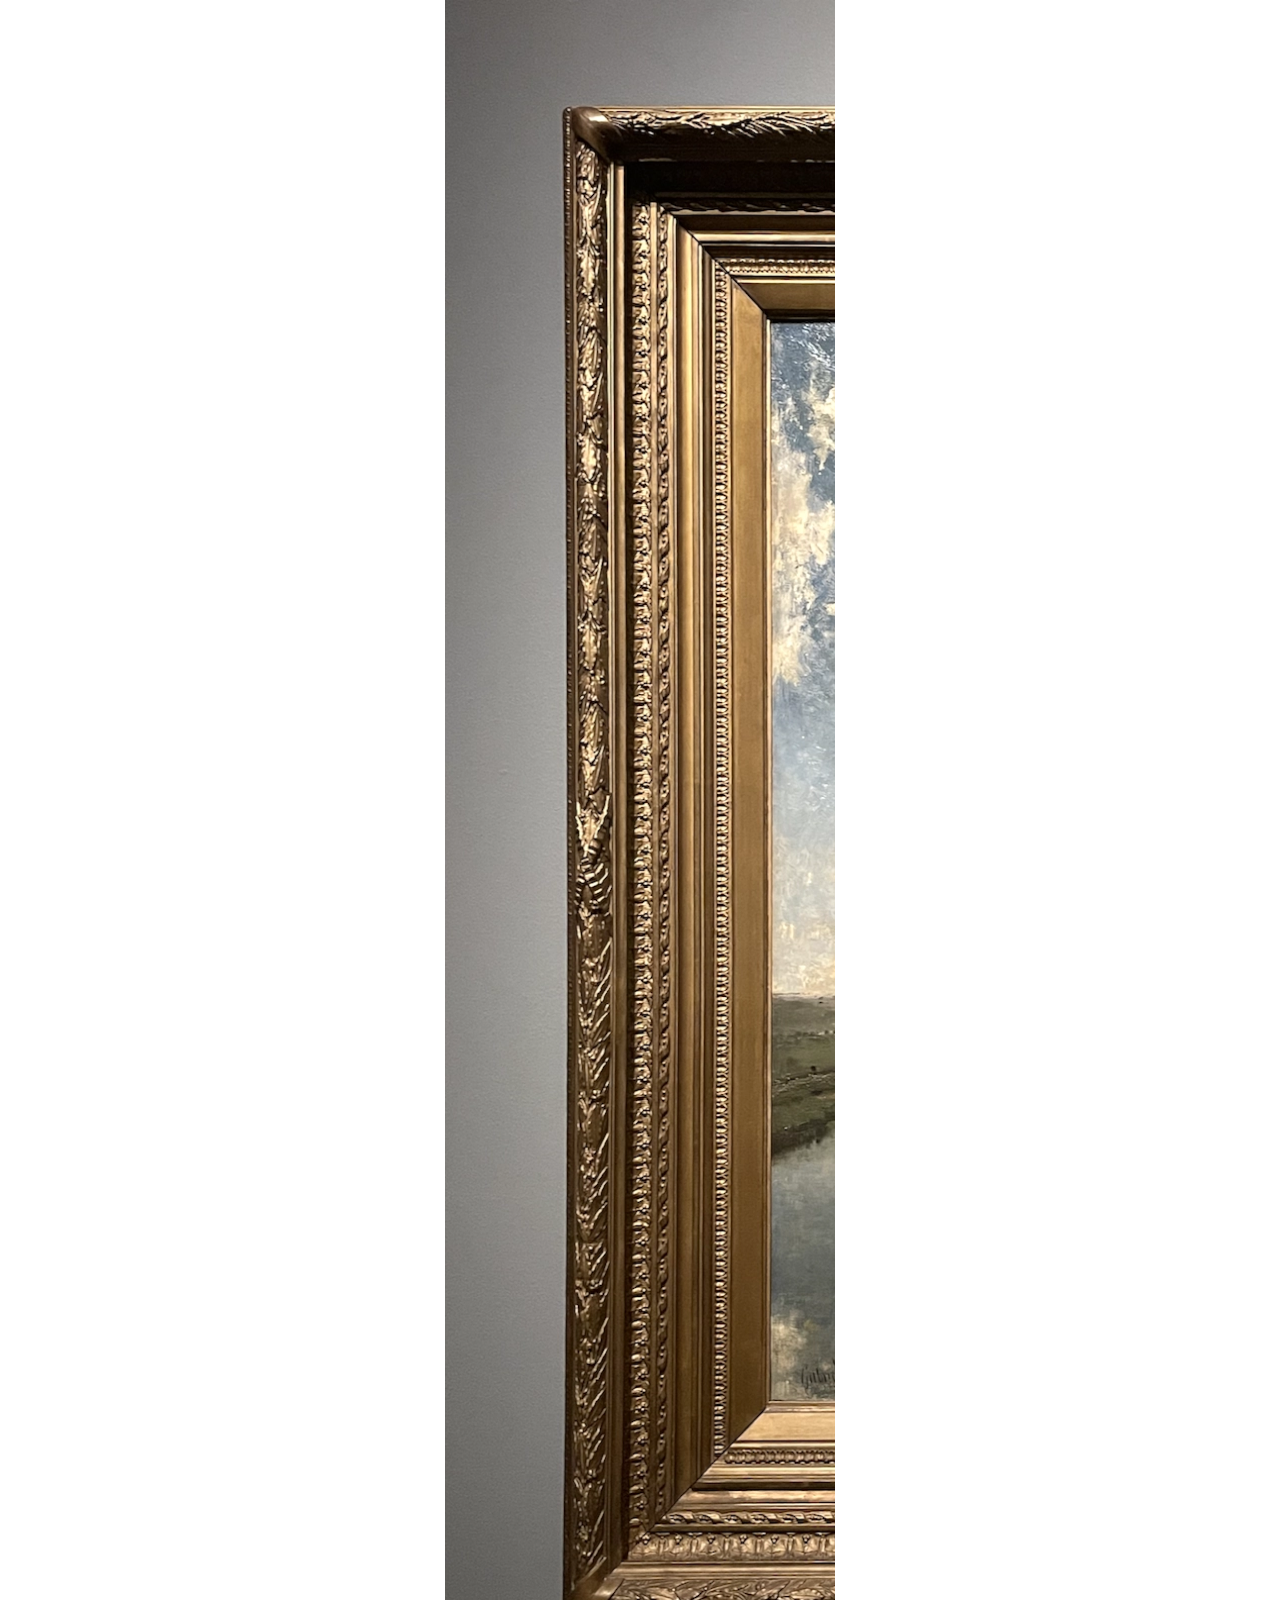
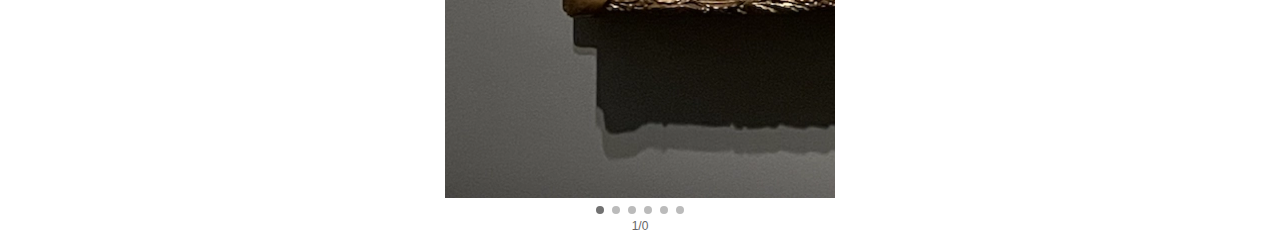
<file: sideslider.html>
<!DOCTYPE html>
<html lang="da">
<head>
    <meta charset="UTF-8">
    <meta name="viewport" content="width=device-width, initial-scale=1.0">
    <title>Mobil Billedslider</title>
    <style>
        body {
            margin: 0;
            padding: 0;
            font-family: Arial, sans-serif;
        }
        
        .slider-container {
            width: 390px;
            margin: 0 auto;
            overflow: hidden;
            position: relative;
        }
        
        .slider-track {
            display: flex;
            transition: transform 0.5s ease;
            width: 600%; /* For 6 billeder */
        }
        
        .slide {
            min-width: 390px;
            box-sizing: border-box;
            padding: 5px;
        }
        
        .slide img {
            width: 100%;
            height: auto;
            border: 5px solid #8B6E3C;
            box-shadow: 0 2px 4px rgba(0, 0, 0, 0.2);
            box-sizing: border-box;
        }
        
        .slider-nav {
            display: flex;
            justify-content: space-between;
            margin-top: 8px;
            padding: 0 10px;
        }
        
        .slider-button {
            background-color: #4b4b4b;
            color: white;
            border: none;
            padding: 6px 12px;
            cursor: pointer;
            border-radius: 4px;
            font-size: 14px;
        }
        
        .slider-dots {
            display: flex;
            justify-content: center;
            margin-top: 8px;
        }
        
        .dot {
            height: 8px;
            width: 8px;
            background-color: #bbb;
            border-radius: 50%;
            margin: 0 4px;
            cursor: pointer;
        }
        
        .dot.active {
            background-color: #717171;
        }
        
        /* Tilføjet indikator for at vise aktuelle slide nummer */
        .slide-indicator {
            text-align: center;
            font-size: 12px;
            margin-top: 5px;
            color: #666;
        }
    </style>
</head>
<body>
    <div class="slider-container">
        <div class="slider-track">
            <img class="galleri-billede aktiv" src="images/amsterdamEt.webp" alt="Billede 1">
            <img class="galleri-billede" src="images/amsterdamTo.webp" alt="Billede 2">
            <img class="galleri-billede" src="images/amsterdamTre.webp" alt="Billede 3">
            <img class="galleri-billede" src="images/amsterdamFire.webp" alt="Billede 4">
            <img class="galleri-billede" src="images/amsterdamFem.webp" alt="Billede 5">
            <img class="galleri-billede" src="images/amsterdamSeks.webp" alt="Billede 6">
        </div>
        
        <div class="slider-dots">
            <span class="dot active" data-index="0"></span>
            <span class="dot" data-index="1"></span>
            <span class="dot" data-index="2"></span>
            <span class="dot" data-index="3"></span>
            <span class="dot" data-index="4"></span>
            <span class="dot" data-index="5"></span>
        </div>
        
        <div class="slide-indicator">
            <span id="current-slide">1</span>/<span id="total-slides">6</span>
        </div>
    </div>

    <script>
        const track = document.querySelector('.slider-track');
        const slides = document.querySelectorAll('.slide');
        const dots = document.querySelectorAll('.dot');
        const currentSlideElement = document.getElementById('current-slide');
        const totalSlidesElement = document.getElementById('total-slides');
        
        let currentIndex = 0;
        let autoSlideInterval;
        
        // Opdater totale antal slides
        totalSlidesElement.textContent = slides.length;
        
        // Funktion til at vise et specifikt slide
        function goToSlide(index) {
            if (index < 0) {
                index = slides.length - 1;
            } else if (index >= slides.length) {
                index = 0;
            }
            
            currentIndex = index;
            track.style.transform = `translateX(-${currentIndex * 390}px)`;
            
            // Opdater aktiv dot
            dots.forEach(dot => dot.classList.remove('active'));
            dots[currentIndex].classList.add('active');
            
            // Opdater slide indikator
            currentSlideElement.textContent = currentIndex + 1;
        }
        
        // Dot navigation
        dots.forEach(dot => {
            dot.addEventListener('click', () => {
                const index = parseInt(dot.getAttribute('data-index'));
                goToSlide(index);
                resetAutoSlide();
            });
        });
        
        // Auto-slide funktion
        function startAutoSlide() {
            autoSlideInterval = setInterval(() => {
                goToSlide(currentIndex + 1);
            }, 2000); // Skift hvert 2. sekund
        }
        
        function resetAutoSlide() {
            clearInterval(autoSlideInterval);
            startAutoSlide();
        }
        
        // Touch/swipe understøttelse
        let touchStartX = 0;
        
        track.addEventListener('touchstart', (e) => {
            touchStartX = e.touches[0].clientX;
            // Pause auto-slide når brugeren interagerer
            clearInterval(autoSlideInterval);
        });
        
        track.addEventListener('touchend', (e) => {
            const touchEndX = e.changedTouches[0].clientX;
            const diff = touchStartX - touchEndX;
            
            if (diff > 30) { // Swipe venstre (lavere tærskel for bedre respons)
                goToSlide(currentIndex + 1);
            } else if (diff < -30) { // Swipe højre
                goToSlide(currentIndex - 1);
            }
            
            // Genstart auto-slide efter interaktion
            resetAutoSlide();
        });
        
        // Start slideren
        startAutoSlide();
    </script>
</body>
</html>
</file>
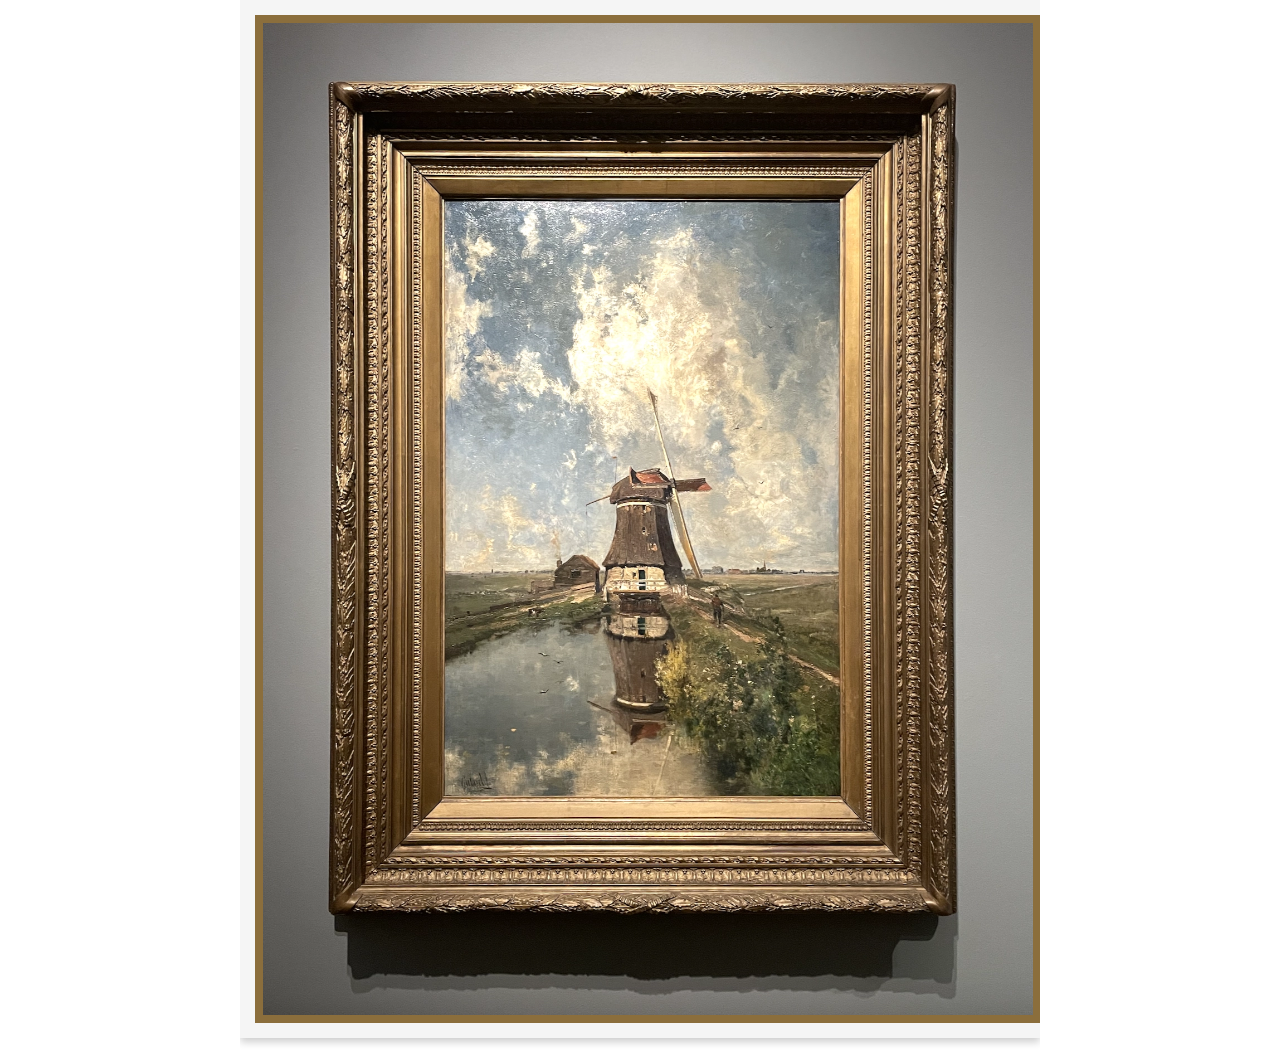
<file: slider..html>
<!DOCTYPE html>
<html lang="da">
<head>
    <meta charset="UTF-8">
    <meta name="viewport" content="width=device-width, initial-scale=1.0">
    <title>Document</title>
    <link rel="stylesheet" href="css/styles.css"> <!-- Linkter til den samlede CSS -->
    <link rel="icon" href="images/ikon.webp" type="image/x-icon"/> <!-- Lille ikon i tab -->
    <script src="script.js" defer></script> <!-- Defer bruges til at sikre, at HTML-dokumentet er loaded inden JavaScript køres-->
    <style>
        .galleri-beholder {
            position: relative;
            width: 100%;
            max-width: 800px;
            margin: 0 auto;
            overflow: hidden;
        }
        
        .galleri-billede {
            width: 100%;
            display: none;
            border: 8px solid #8B6E3C;
        }
        
        .aktiv {
            display: block;
        }
        
        .billede-ramme {
            padding: 15px;
            background-color: #f5f5f5;
            box-shadow: 0 4px 8px rgba(0, 0, 0, 0.2);
            margin-bottom: 20px;
        }
    </style>
</head>
<body>
    <div class="galleri-beholder">
        <div class="billede-ramme">
            <img class="galleri-billede aktiv" src="images/amsterdamEt.webp" alt="Billede 1">
            <img class="galleri-billede" src="images/amsterdamTo.webp" alt="Billede 2">
            <img class="galleri-billede" src="images/amsterdamTre.webp" alt="Billede 3">
            <img class="galleri-billede" src="images/amsterdamFire.webp" alt="Billede 4">
            <img class="galleri-billede" src="images/amsterdamFem.webp" alt="Billede 5">
            <img class="galleri-billede" src="images/amsterdamSeks.webp" alt="Billede 6">
        </div>
    </div>

    <script>
        // Funktion til at skifte billeder automatisk
        function skiftBillede() {
            const billeder = document.querySelectorAll('.galleri-billede');
            
            // Find det aktive billede
            let aktivIndex = 0;
            for (let i = 0; i < billeder.length; i++) {
                if (billeder[i].classList.contains('aktiv')) {
                    aktivIndex = i;
                    break;
                }
            }
            
            // Fjern aktiv klasse fra nuværende billede
            billeder[aktivIndex].classList.remove('aktiv');
            
            // Beregn næste billede-index
            let nextIndex = (aktivIndex + 1) % billeder.length;
            
            // Tilføj aktiv klasse til næste billede
            billeder[nextIndex].classList.add('aktiv');
        }
        
        // Start automatisk billedskift hvert andet sekund
        setInterval(skiftBillede, 2000);
    </script>
</body>
</html>
</file>
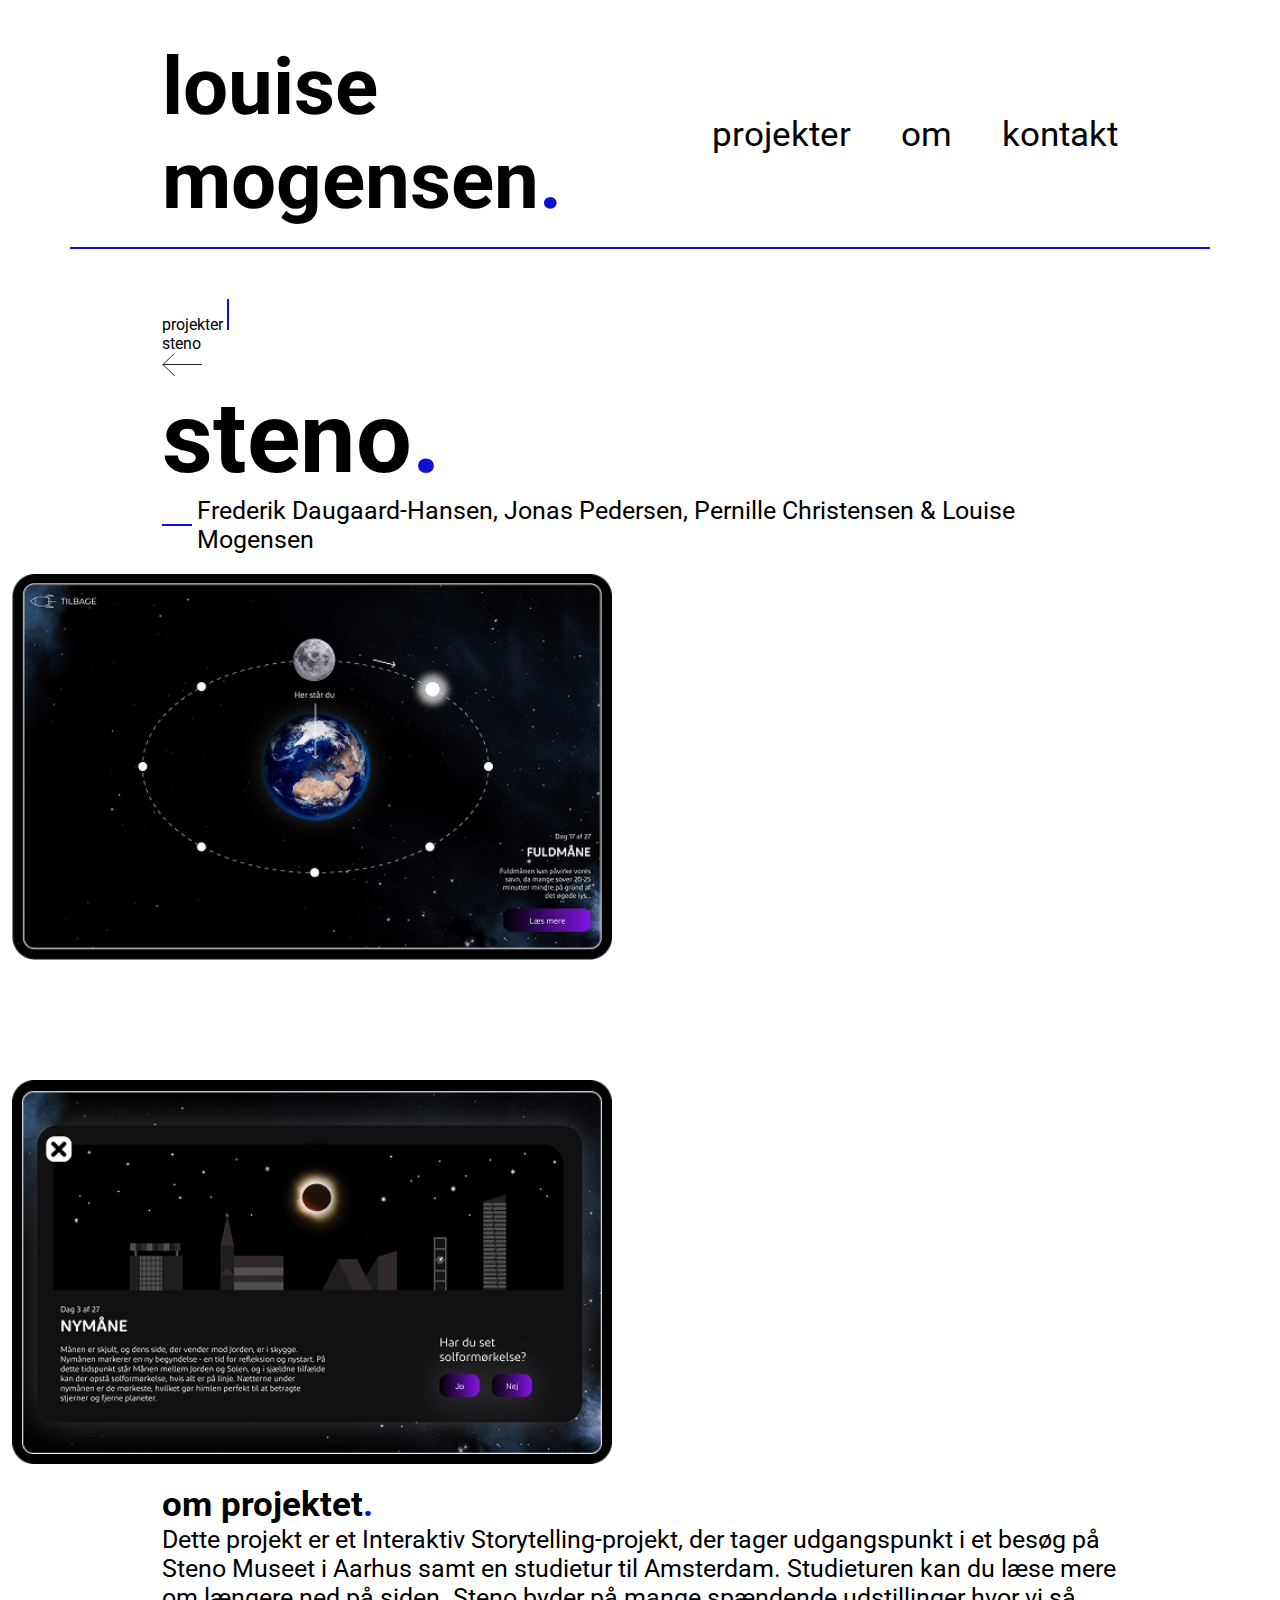
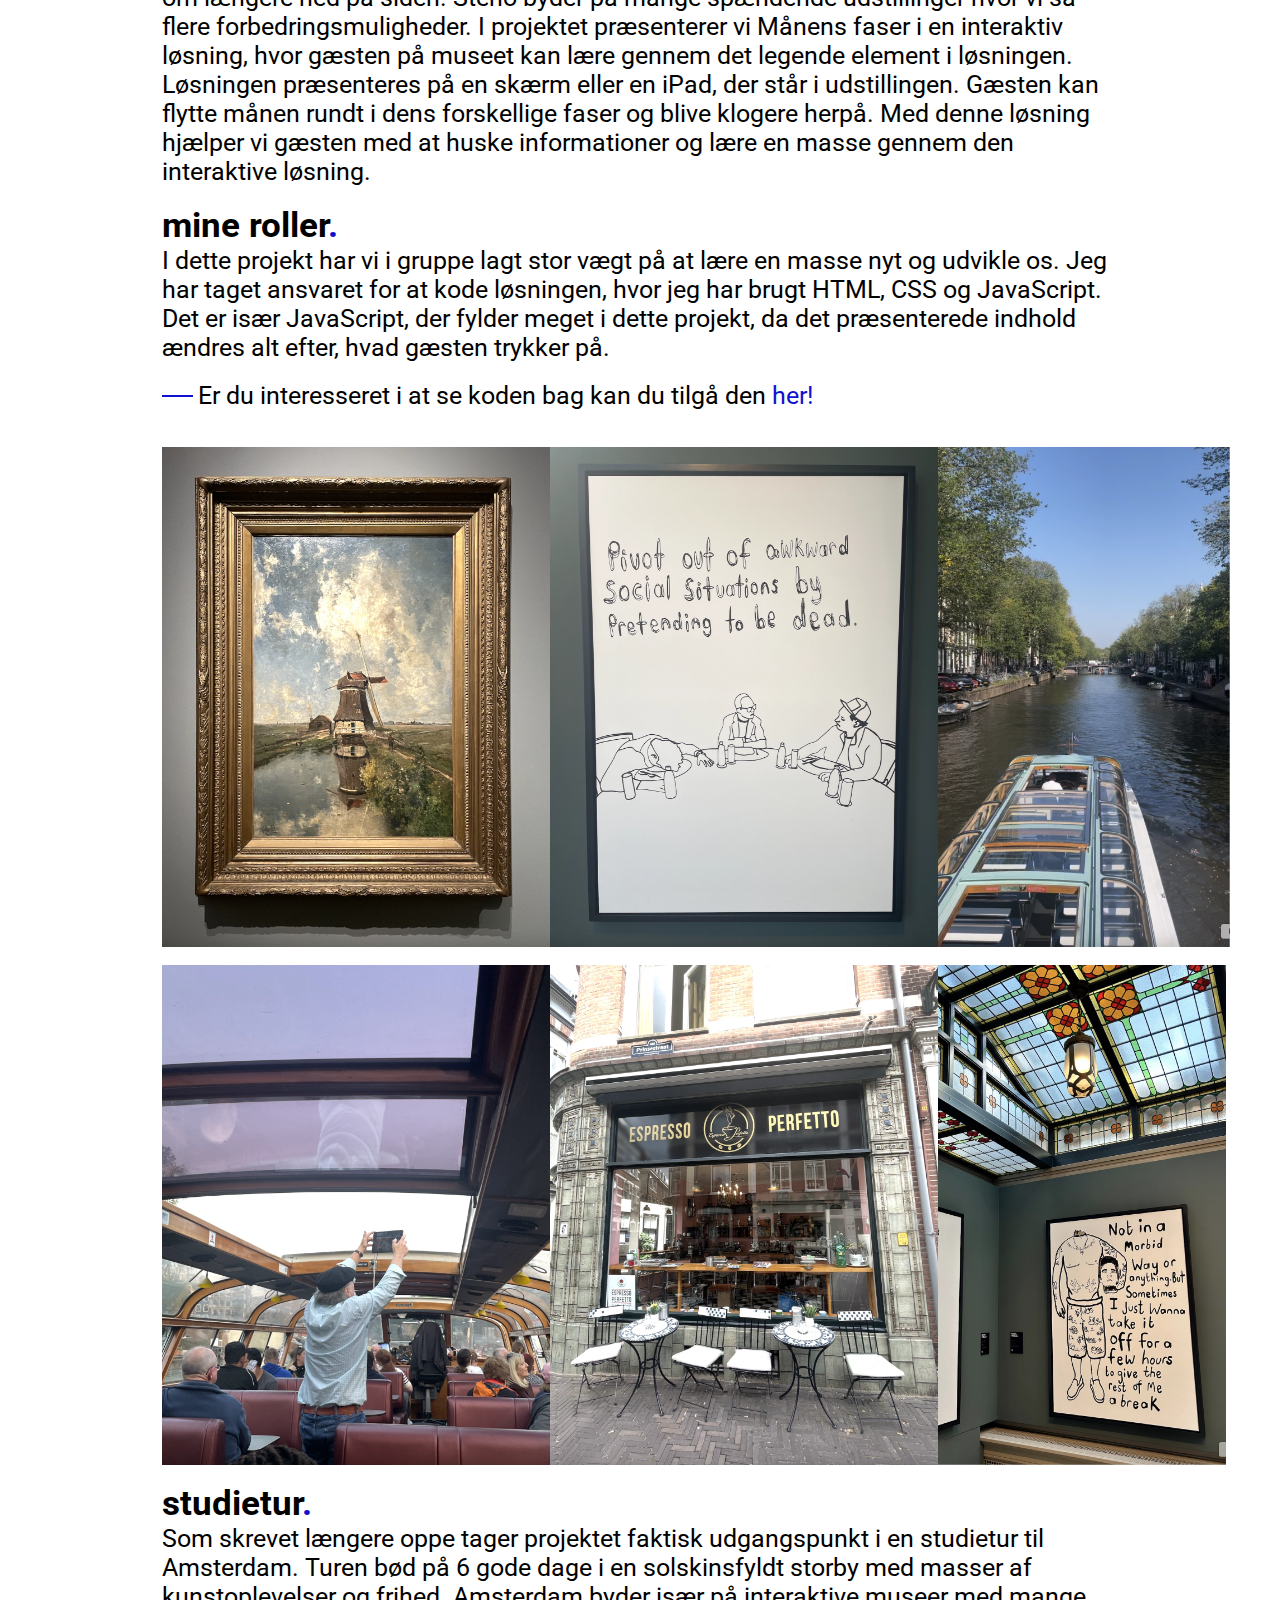
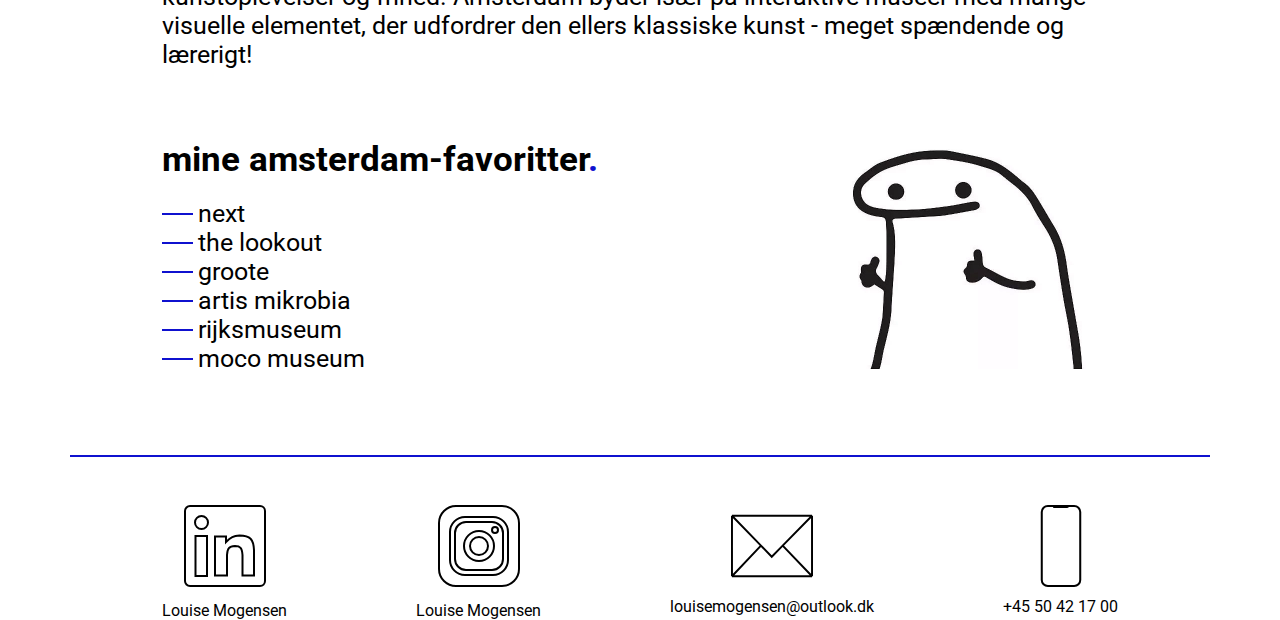
<file: steno.html>
<!DOCTYPE html>
<html lang="en">
<head>
    <meta charset="UTF-8">
    <meta name="viewport" content="width=device-width, initial-scale=1.0">
    <title>steno</title>
    <link rel="stylesheet" href="css/styles.css"> <!-- Linkter til den samlede CSS -->
    <link rel="icon" href="images/ikon.webp" type="image/x-icon"/> <!-- Lille ikon i tab -->
    <script src="script.js" defer></script> <!-- Defer bruges til at sikre, at HTML-dokumentet er loaded inden JavaScript køres-->
</head>
<body>

    <header>

        <section class="menulinje">

            <article class="logo">
                <a href="index.html">
                    <h1>louise mogensen<span class="punktum">.</span></h1>
                </a>

            </article>

            <article class="navigationslinje">
                <a href="projekter.html">projekter</a>
                <a href="om.html">om</a>
                <a href="kontakt.html">kontakt</a>
            </article>

            <img class="burgermenu" src="images/burgermenu.svg" alt="Burgermenu" style="width: 30px;">
    
            <aside class="menuIndhold navigationsmenu">
                <div class="lukBurgermenu"><img src="images/krydsIkon.svg" alt="Luk burgermenu" style="width: 30px;"></div>
                <nav>
                    <aside class="burgermenuIndhold">
                        <a href="index.html">forside</a>
                        <a href="index.html"><img src="images/pil.svg" alt="Pil til forside"></a>
                    </aside>

                    <aside class="burgermenuIndhold">
                        <a href="projekter.html">projekter</a>
                        <a href="projekter.html"><img src="images/pil.svg" alt="Pil til projekter"></a>
                    </aside>

                    <aside class="burgermenuIndhold">
                        <a href="om.html">om</a>
                        <a href="om.html"><img src="images/pil.svg" alt="Pil til om"></a>
                    </aside>

                    <aside class="burgermenuIndhold">
                        <a href="kontakt.html">kontakt</a>
                        <a href="kontakt.html"><img src="images/pil.svg" alt="Pil til kontakt"></a>
                    </aside>

                </nav>
            </aside>

        </section>

        <hr class="horisontal-linje"> <!-- Linjen, der opdeler header og main-indhold -->

        <aside id="loading-animation">
            <img src="images/loading-animation.gif" alt="Loadinganimation">
        </aside>

    </header>

    <main>

        <aside class="trace">
            <a href="projekter.html">projekter</a>
            <img src="images/tracelinje.svg" alt="Vertikal linje">
            <p class="trace-side">steno</p>
        </aside>

        <a href="projekter.html"><img class="pilTilbage" src="images/pil.svg" alt="Pil tilbage til projekter" style="rotate: 180deg; width: 40px;"></a>
        
        <h1 class="overskriftPaaSide">steno<span class="punktum">.</span></h1>

        <aside class="listeelement gruppenavne">
            <hr class="bindestreg">
            <p>Frederik Daugaard-Hansen, Jonas Pedersen, Pernille Christensen & Louise Mogensen</p>
        </aside>

        <section class="projektbilleder" id="ipadBillederSteno">
            <img src="images/stenoIpad.webp" alt="Billeder fra Steno Projektet">
            <img src="images/stenoIpadTo.webp" alt="Billeder fra Steno Projektet">
        </section>

        <article class="overskriftOgTekstProjekt">
            <h3>om projektet<span class="punktum">.</span></h3>
            <p>Dette projekt er et Interaktiv Storytelling-projekt, der tager udgangspunkt i et besøg på Steno Museet i Aarhus samt en studietur til Amsterdam. Studieturen kan du læse mere om længere ned på siden. Steno byder på mange spændende udstillinger hvor vi så flere forbedringsmuligheder. I projektet præsenterer vi Månens faser i en interaktiv løsning, hvor gæsten på museet kan lære gennem det legende element i løsningen. Løsningen præsenteres på en skærm eller en iPad, der står i udstillingen. Gæsten kan flytte månen rundt i dens forskellige faser og blive klogere herpå. Med denne løsning hjælper vi gæsten med at huske informationer og lære en masse gennem den interaktive løsning.</p>
        </article>

        <br>

        <article class="overskriftOgTekstProjekt">
            <h3>mine roller<span class="punktum">.</span></h3>
            <p>I dette projekt har vi i gruppe lagt stor vægt på at lære en masse nyt og udvikle os. Jeg har taget ansvaret for at kode løsningen, hvor jeg har brugt HTML, CSS og JavaScript. Det er især JavaScript, der fylder meget i dette projekt, da det præsenterede indhold ændres alt efter, hvad gæsten trykker på.</p>
        </article>

        <br>

        <aside class="listeelement">
            <hr class="bindestreg">
            <p>Er du interesseret i at se koden bag kan du tilgå den <a class="linkTilEkstern" href="https://github.com/louisemogensenn/interaktiv-storytelling">her!</a></p>
        </aside>

        <br>

        <section id="billedegalleriSteno">
            <aside class="billederPaaLinje">
                <img src="images/amsterdamEt.webp" alt="Billede fra Amsterdam">
                <img src="images/amsterdamTo.webp" alt="Billede fra Amsterdam">
                <img src="images/amsterdamFem.webp" alt="Billede fra Amsterdam">
            </aside>

            <aside class="billederPaaLinje">
                <img src="images/amsterdamFire.webp" alt="Billede fra Amsterdam">
                <img src="images/amsterdamSeks.webp" alt="Billede fra Amsterdam">
                <img src="images/amsterdamTre.webp" alt="Billede fra Amsterdam">
            </aside>
        </section>

        <article class="overskriftOgTekstProjekt">
            <h3>studietur<span class="punktum">.</span></h3>
            <p>Som skrevet længere oppe tager projektet faktisk udgangspunkt i en studietur til Amsterdam. Turen bød på 6 gode dage i en solskinsfyldt storby med masser af kunstoplevelser og frihed. Amsterdam byder især på interaktive museer med mange visuelle elementet, der udfordrer den ellers klassiske kunst - meget spændende og lærerigt!</p>
        </article>

        <article class="beskrivelseOgBillede">

            <section>
                <article class="overskriftOgTekstProjekt">
                    <h3>mine amsterdam-favoritter<span class="punktum">.</span></h3>
                </article>
                <br>
                <aside class="listeelement">
                    <hr class="bindestreg">
                    <p>next</p>
                </aside>

                <aside class="listeelement">
                    <hr class="bindestreg">
                    <p>the lookout</p>
                </aside>

                <aside class="listeelement">
                    <hr class="bindestreg">
                    <p>groote</p>
                </aside>

                <aside class="listeelement">
                    <hr class="bindestreg">
                    <p>artis mikrobia</p>
                </aside>

                <aside class="listeelement">
                    <hr class="bindestreg">
                    <p>rijksmuseum</p>
                </aside>

                <aside class="listeelement">
                    <hr class="bindestreg">
                    <p>moco museum</p>
                </aside>

            </section>

            <section>
                <img class="figur" src="images/yes.webp" alt="Tegning af mig, der er glad">
            </section>
        
        </article>

       

    </main>

    <footer>

        <hr class="horisontal-linje-footer">

        <section class="footer">

            <aside class="footerIkonOgTekst">
                <a href="https://www.linkedin.com/in/louise-mogensen-a4139324a/"><img src="images/linkedinIkon.svg" alt="LinkedIn-ikon - direkte til Louise Mogensen"></a>
                <a href="https://www.linkedin.com/in/louise-mogensen-a4139324a/">Louise Mogensen</a>
            </aside>
    
            <aside class="footerIkonOgTekst">
                <a href="https://www.instagram.com/louisemogensenn/"><img src="images/instagramIkon.svg" alt="instagram-ikon - direkte til Louise Mogensen"></a>
                <a href="https://www.instagram.com/louisemogensenn/">Louise Mogensen</a>
            </aside>
    
            <aside class="footerIkonOgTekst">
                <img src="images/mailIkon.svg" alt="Mail-ikon - kontakt mig på louisemogensen@outlook.dk">
                <p class="mailFooterTekst">louisemogensen@outlook.dk</p>
            </aside>
    
            <aside class="footerIkonOgTekst">
                <img src="images/telefonIkon.svg" alt="telefon-ikon - kontakt mig på +45 50 42 17 00">
                <p>+45 50 42 17 00</p>
            </aside>

        </section>
        

    </footer>
    
    
</body>
</html>
</file>
<file: css/styles.css>
/* ---------------- GENEREL STYLING ---------------- */

@import url('https://fonts.googleapis.com/css2?family=Heebo:wght@100..900&family=Roboto:ital,wght@0,100..900;1,100..900&display=swap');

* {
    font-family: 'Helvetica Neue', 'Roboto', Times, serif; /* Valg af font og sekundær font, der sikrer, at skriften stadig er sans serif*/
    margin: 0; /* Nulstiller al deafult margin */
    padding: 0; /* Nulstiller al deafult padding */
}

:root {
    --primaerFarve: #000; /* Bruges som primær skriftfarve*/
    --sekundaerFarve: #0F11CF; /* Bruges til mindre elementer*/
}

body {
    margin-left: 162px; /* Alt indhold placeres minimum 162px fra venstre kant som udgangspunkt*/
    margin-right: 162px; /* Alt indhold placeres minimum 162px fra højre kant som udgangspunkt*/
}

a {
    text-decoration: none; /* Fjerner underline fra links */
    color: var(--primaerFarve); /* Alle links bliver sorte i stedet for lilla */
}

.punktum {
    color: var(--sekundaerFarve); /* Skifter farven på punktum */
}

.overskriftPaaSide {
    display: flex; /* Denne linje placerer overskrift og punktum tæt på hinanden */
    font-size: 99px;
}

.bindestreg {
    border: none; /* Fjerner border */
    background-color: var(--sekundaerFarve); /* Angiver farven på linjen */
    height: 2px; /* Angiver bindestregens tykkelse */
    width: 31px; /* Angiver længden på bindestregen */
    align-self: center; /* Placerer bindestregen med samme horisontale midterpunkt som teksten */
}

@media (max-width: 1200px) {
    body {
        margin-left: 10px; /* Angiver ny margin for mobil-version*/
        margin-right: 10px;
    }

    .overskriftPaaSide {
        font-size: 39px; /* De øverste overskrifter får en anden skriftstørrelse */
        margin-bottom: 40px; /* Hver overskrift har 40px ned til nedstående elementer */
    }

    .bindestreg {
        width: 12px; /* Ændrer længden på den blå bindestreg*/
    }
}

/* ---------------- STYLING AF HEADER ---------------- */

.burgermenu {
    display: none; /* Burgermenuen skjultet i default */
}

.menulinje {
    display: flex; 
    justify-content: space-between; /* Logo og navigationslinje placeres*/
    align-items: center; /* Logo og navigationslinje placeres med samme midtpunkt horisontalt */
    margin-bottom: 19px; /* Skaber en afstand på 19px til linjen under neden */
    margin-top: 40px; /* Skaber afstanden mellem toppen af browseren og toppen af menulinjen */
}

.logo {
    font-size: 40px;
}

.navigationslinje {
    display: flex; /* Projekter, Om og Kontakt placeres på linje */
    font-size: 35px; /* Størrelsen på linksene defineres til 35px */
    gap: 50px; /* Der er 80 px mellem hvert link */
}

.navigationslinje a:hover {
    color: var(--sekundaerFarve); /* Angiver farven ved hover */
    cursor: pointer;
}

.horisontal-linje, .horisontal-linje-footer  {
    color: var(--sekundaerFarve); /* Angiver farven på stregen*/
    border: 1px solid; /* Tykkelsen på stregen */
    margin: 0 -92px 50px; /* Body ha stylingen: margin-left: 162px og margin-right: 162px;. Linjen skal være 70px fra hver kant i stedet og derfor er margin-left og margin-right i minus 92, da 162px - 92px=70px */
}

.listeelement { /* Bruges til at style bindestreg og tekst  */
    display: flex; /* Placerer bindestreg og tekst på linje */
    gap: 5px; /* Skaber en afstand mellem bindestreg og tekst */
}

.listeelement p {
    font-size: 25px; /* Teksterne får en bestemt skriftstørrelse */
    gap: 10px; /* Tekststykkerne får en afstand imellem sig*/
}

/* ---------------- STYLING AF BURGERMENU ---------------- */

.menuIndhold {
    position: fixed; /* Menuen vises i hele vinduet */
    top: 0; /* Burgermenuen er placeret i toppen af skærmen */
    right: 0; /* Burgermenue starter ved kanten af højre side*/
    width: 100%; /* Burgermenuen fylder 100% af bredden */
    height: 100%; /* Burgermenuen fylder 100% af højden */
    background-color: #fff; /* Sikrer, at baggrunden ikke er gennemsigtig */
    display: none; /* Indholdet vises ikke i default */
    flex-direction: column; /* Elementeren står oven på hianden*/
    justify-content: center; /* Det hele er placeret i midten vertikalt */
    align-items: stretch; /* Indholdet fylder hele containeren */
    z-index: 1000;
}

.menuIndhold.aktiv {
    display: flex; /* Når klassen aktiv tilføjet vises indoldet i menuen*/
}

#lukBurgermenu {
    position: absolute; /* Placeres relativt til .menuIndhold */
    top: 40px; /* Justér efter behov, så det matcher burgermenu-ikonet */
    right: 75px; /* Samme margen som .burgermenuIndhold */
    cursor: pointer; 
    width: 50px; /* Sørg for, at størrelsen matcher burgermenuen */
}

.navigationsmenu a {
    /* text-decoration: none; */
    display: flex;
    align-items: center; /* Elementerne er på samme linje */
    justify-content: space-between; /* Links og pile placeres i hver sin side */
}

.burgermenu {
    cursor: pointer; /* Ved hover kommer en pointer så det er synligt, at elementet er klikbart*/
}

.burgermenuIndhold {
    display: flex; /* Elementerne placeres på række */
    justify-content: space-between; /* Elementerne fylder hele containren*/
    align-items: center; /* Elementerne står på samme linje */
    margin: 0 75px;
    font-size: 35px;
}

.burgermenuIndhold img {
    width: 50px; /* Pileness størrelse */
}


@media (max-width: 1200px) {
    .burgermenu {
        display: block;
    }

    .navigationslinje {
        display: none;
    }

    .logo {
        font-size: 20px;
    }
}

@media (max-width: 390px) {

    .burgermenu {
        display: block;
    }

    .horisontal-linje, .horisontal-linje-footer {
        margin: 0 -10px 30px; /* Ændrer margin for linjerne */
    }

    .listeelement p {
        font-size: 15px;
    }

    #lukBurgermenu { /* Sikrer, at krydset er præcist oven på burgermenuen*/
        right: -10px; /* Flytter det tættere på kanten */
        top: 45px; /* Justerer højden lidt */
    }

}

/* ---------------- STYLING AF FOOTER ---------------- */

.horisontal-linje-footer {
    margin: 82px -92px 48px; /* Afstanden mellem top- og bundelementer er anderledes for footer-linjen */
}
.footer {
    display: flex; /* Alle elementer placeres på linje */
    justify-content: space-between; /* Sikrer, at indholdet fylder helt ud til kanterne i begge sider og fordeler pladsen ligeligt imellem sig */
}

.footerIkonOgTekst {
    display: flex; /* Placerer elementerne på linje */
    flex-direction: column; /* Placerer elementerne på linje vertikalt*/
    align-items: center; /* Placerer ikonet og teksten med samme veertikale midterpunkt */
    text-align: center; /* Placerer ikonet og teksten med samme veertikale midterpunkt */
    gap: 10px; /* Skaber en afstand mellem ikoner og tekst vertikalt */
}

.footerIkonOgTekst img {
    width: 82px; /* Giver alle ikoner i footer den samme bredde */
    height: 82px; /* Er nødvenidig, da telefonen har andre dimensioner */
}

@media (max-width: 1000px) {
    .footer {
        flex-direction: column; /* Står i kolonne i stedet for på linje/række*/
    }

    .footer img {
        width: 41px; /* Størrelsen på ikonerne ændres */
        max-height: 41px;
        margin-top: 10px; /* Der skabes afstand mellem ikoner og tekst */
    }
}

@media (max-width: 390px) {

    .footerIkonOgTekst {
        flex-direction: row; /* Elementerne placeres på horisontal linje */
    }

    .horisontal-linje-footer {
        margin: 30px -10px 20px; /* Ændrer margin for linjerne */
    }
}

/* ---------------- STYLING AF INDEX ---------------- */

#forsideIndhold {
    display: flex; /* Placerer billedet og tekst+pile på en horisontal linje */
    justify-content: space-between; /* Skaber afstand imellem indhold, så det placeres i hver sin side */
    align-items: flex-end; /* Placerer al indhold (her med fokus på teksten) på den nederste linje i flexboksen */
}

#forsidebillede {
    width: 500px;
}

#forsideNavigation {
    display: flex; /* Placerer elementerne på linje*/
    flex-direction: column; /* Links og pile placeres oven på hinanden */
    gap: 15px; /* Skaber en afstand mellem top og bund for hvert link */
    font-size: 80px; /* Angiver størrelsen på fonten */
}

.forsidelinkOgPil {
    display: flex; /* Placerer elementerne på linje*/
    justify-content: space-between; /* Sikrer at pil og tekst står i hver sin ende, så teksterne starter samme sted og pilene slutter samme sted */
    gap: 30px; /* Skaber afstand mellem pil og tekst på forsiden */
}

@media (max-width: 1100px) {
    #forsideIndhold {
        flex-direction: column; /* Indhold placeres i kolonne i stedet for række */
        align-items: center; /* Indholdet placeret i midten af siden */
    }

    #forsidebillede {
        align-items: center;
    }
}

@media (max-width: 640px) {
    #forsidebillede {
        width: 370px; /* skærmensbredde - margin = bredden -> 390 - (10*2) = 370px*/
    }

    .forsidelinkOgPil {
        justify-content: space-between;
    }

    #forsideNavigation {
        font-size: 40px;
        width: 370px;
    }

    .forsidelinkOgPil img {
        width: 40px;
    }
}

/* ---------------- STYLING AF PROJEKTER ---------------- */
#topProjekt {
    margin-top: 100px; /* Det øverste projekt placeres 50px fra overskriften */
}

.indholdProjekter {
    display: flex; /* Billedet samt tekststykker placeres på linje */
}

.indholdProjekter img {
    width: 535px; /* Billedet til hvert projekt får en bestemt størrelse */
    height: 314px; /* Giver billederne af de tre projekter en bestemt højde */
}

.linjeMellemProjekter {
    border: 0.5px solid; /* Tykkelsen på stregen */
    margin: 62px 0; /* Giver linjen en margin (pladsen omkring sig) på 62px */
}

.tekstProjekter {
    margin-left: 118px; /* Tekststykkerne placeres 118px fra deres tilhørende billede */
}

.tekstProjekter h3 {
    font-size: 35px; /* Overskrifterne for hvert projekt får en skriftstørrelse */
}

.tekstProjekter p {
    font-size: 25px; /* Underoverskrifterne får en skriftstørrelse */
}

.pilProjekter {
    width: 54px; /* Angiver pilens bredde */
    float: right; /* Pilen placeres i højre side af skærmen */
    margin-top: -27px; /* Placerer pilen på samme grundlinje som billedet */
}

@media (max-width: 1396px) {

    .indholdProjekter h3 {
        font-size: 25px;
    }

}

@media (max-width: 700px) {
    #topProjekt {
        margin: 0; /* Nulstiller margin på det øverste projekt*/
    }

    .indholdProjekter {
        flex-direction: column;
    }

    .indholdProjekter img {
        width: 370px;
        height: 245px;
    }

    .linjeMellemProjekter {
        border: 0.5px solid; /* Tykkelsen på stregen */
        margin: 20px 0; /* Giver linjen en margin (pladsen omkring sig) på 62px */
    }
    
    .tekstProjekter {
        margin: 0;
    }

    .tekstProjekter h3 {
        font-size: 20px; /* Overskrifterne for hvert projekt får en skriftstørrelse */
    }
    
    .tekstProjekter p {
        font-size: 15px; /* Underoverskrifterne får en skriftstørrelse */
    }
}

/* ---------------- STYLING AF PROJEKT ---------------- */

#projektAarhusJazzFestival, #projektSteno, #projektNippon {
    cursor: pointer; /* Alt indholdet i projektet er et link - dette tydliggøres ved at have en pointer-cursor ved hover */
}

.projektbilleder {
    display: flex; /* Placerer billederne på række */
    justify-content: space-around; /* Skaber ens afstand på begge sider af billederne*/
    margin-top: 35px; /* Skaber afstand til ovenstående elementer */
    margin-bottom: 90px; /* Skaber afstand til nedstående elementer */
}

.projektbilleder img {
    width: 600px; /* Billederne fpr en bestemt bredde */
}

#ipadBillederSteno {
    width: 300px; /* Billeder får en bestemt bredde */
    gap: 120px; /* Der skabes en afstand mellem billeder af ipads på siden steno.html */
}

.overskriftOgTekstProjekt h3 {
    font-size: 35px; /* Giver en bestemt skriftstørrelse til underoverskrifter */
}

.overskriftOgTekstProjekt p {
    font-size: 25px; /* Giver en bestemt skriftstørrelse til brødttekst */
}

.projektbillederIphone {
    display: flex; /* Billederne stilles på linje */
    justify-content: space-around; /* De fordeles med lige meget plads omkring sig */
    margin-top: 82px; /* Billederne får en bestemt afstand til ovenstående elementer */
    margin-bottom: 110px; /* Billederne får en bestemt afstand til nedstående elementer */
}

.projektRoller {
    margin-top: 110px; /* Teksten får en bestemt afstand til ovenstående elementer */
    font-size: 35px; /* Teksten får en bestemt skriftstørrelse */
}

.linkTilEkstern {
    color: var(--sekundaerFarve); /* Links til eksterne sider får den blå farve */
}

#billedegalleriSteno img{
    height: 500px; /* Billederne får en bestemt størrelse*/
    width: 388px;
}

@media (max-width: 1500px) {
    .projektbilleder {
        flex-direction: column; /* Placerer billederne over hinanden */
        justify-content: center;
        align-items: center;
        margin: 20px 0;
    }
}

@media (max-width: 800px) {
    .projektbillederIphone {
        height: 600px;
        margin: 20px 0;
    }
}

@media (max-width: 600px) {
    .projektbillederIphone {
        height: 338px;
    }

}

@media (max-width: 390px) {
    .projektbilleder {
        flex-direction: column; /* Placerer billederne over hinanden */
        justify-content: center;
        margin: 20px 0;
    }

    .projektbilleder img{
        width: 370px; /* Billederne får samme bredde som skærmen minus margin*/
    }

    #ipadBillederSteno {
        width: 370px; /* Angiver bredden på billedet */
    }

    .overskriftOgTekstProjekt h3 {
        font-size: 20px; /* Giver en anden skriftstørrelse */
        margin-top: 20px; /* Skaber afstand til ovenstående elementer*/
    }

    .overskriftOgTekstProjekt p {
        font-size: 15px;
    }

    .projektbillederIphone {
        height: 338px;
    }

    #billedegalleriSteno img{
        margin-top: 10px;
    }

}
/* ---------------- STYLING AF OM ---------------- */

.broedTekstOm{
    font-size: 25px; /* Brødteksten får en bestemt skriftstørrelse */
}

#billedegalleriOm img {
    width: 384px; /* Bredden sætter på følgende udregning: width = 1512 (skærmens bredde) - (162*2) (margin i begge sider) - (18*2) (ønsket afstand mellem billeder) / 3 (antal billeder)*/
}

.billederPaaLinje {
    display: flex; /* Billederne placeres på linje */
    justify-content: space-between; /* Billederne får lige meget plads omkring sig */
    margin: 18px 0; /* Billederne får en afstand på 18px til top og bund*/
}

#omMig {
    margin-bottom: 61px; /* De syv gode ting om mig får en afstand til nedstående elementer */
}

#omMig h3 {
    font-size: 35px; /* De syv gode ting får en bestemt skriftstørrelse */
}

.beskrivelseOgBillede {
    display: flex; /* Ti ting om mig og billedet i bunden står på række */
    justify-content: space-between; /* De placeres yderst i deres container*/
    align-items: end; /* De placeres nederst i deres container*/
}

.figur {
    width: 300px; /* Figuren får en bredde på 300px */
}

@media (max-width: 1076px) {
    #billedegalleriOm img {
        width: 280px; /* Bredden på billederne passer til skærmstørrelsen - 20px */
        margin: 5px 0; /* Skaber en afstand mellem billederne på 10px*/
    }
}

@media (max-width: 766px) {
    #billedegalleriOm img {
        width: 200px;
    }
}

@media (max-width: 527px) {

    .broedTekstOm {
        font-size: 15px; /* Brødteksten på siden om får en mindre skriftstørrelse */
    }

    #billedegalleriOm img {
        width: 370px; /* Bredden på billederne passer til skærmstørrelsen - 20px */
        margin: 5px 0; /* Skaber en afstand mellem billederne på 10px*/
    }

    .billederPaaLinje {
        flex-direction: column; /* Indholdet stilles på vertikal linje */
        margin: 0; /* Al margin hertil nulstilles */
    }

    #omMig h3 {
        font-size: 20px; /* Underoverskrifterne på siden om.html får ny skriftstørrelse */
    }

    .figur {
        width: 100px; /* Figuren får en ny størrelse */
    }
}

/* ---------------- STYLING AF KONTAKT ---------------- */
.ikonOgTekst {
    display: flex; /* Placerer ikon og tekst på linje */
    align-items: center; /* Sikrer at ikonet og teksten har samme horisontale midterpunkt */
    gap: 40px; /* Placerer ikon og tekst med 40px imellem sig */
}

.ikonOgTekst img {
    margin-bottom: 49px; /* Ikonerne på siden får en afstand til bunden */
}

.ikonOgTekst p, #kontaktIndhold p {
    font-size: 25px; /* Tekst får en bestemt skriftstørrelse */
    margin-bottom: 49px; /* Tekststykkerne får en afstand til nedstående elementer */
}

#kontaktIndhold {
    display: flex; /* Indholdet placeres på linje */
    justify-content: space-between; /* Det får lige meget plads omkring sig */
}

#kontaktbillede {
    width: 430px; /* Billedet får en bestemt bredde */
    align-self: flex-start; /* Holder billedet i toppen */
}

@media (max-width: 390px) {
    .ikonOgTekst {
        display: none; /* Ikoner og tekst er ikke vist, da dette er at finde i footer */
    }

    #kontaktIndhold p {
        font-size: 15px; /* Fontstørrelsen */
    }

    #kontaktIndhold {
        flex-direction: column; /* Indholdet står på en vertikal linje i stedet for horisontal */
    }

    #kontaktbillede {
        width: 370px; /* Billedet passer til skærmenstørrelsen - 20px*/
    }
}
</file>
